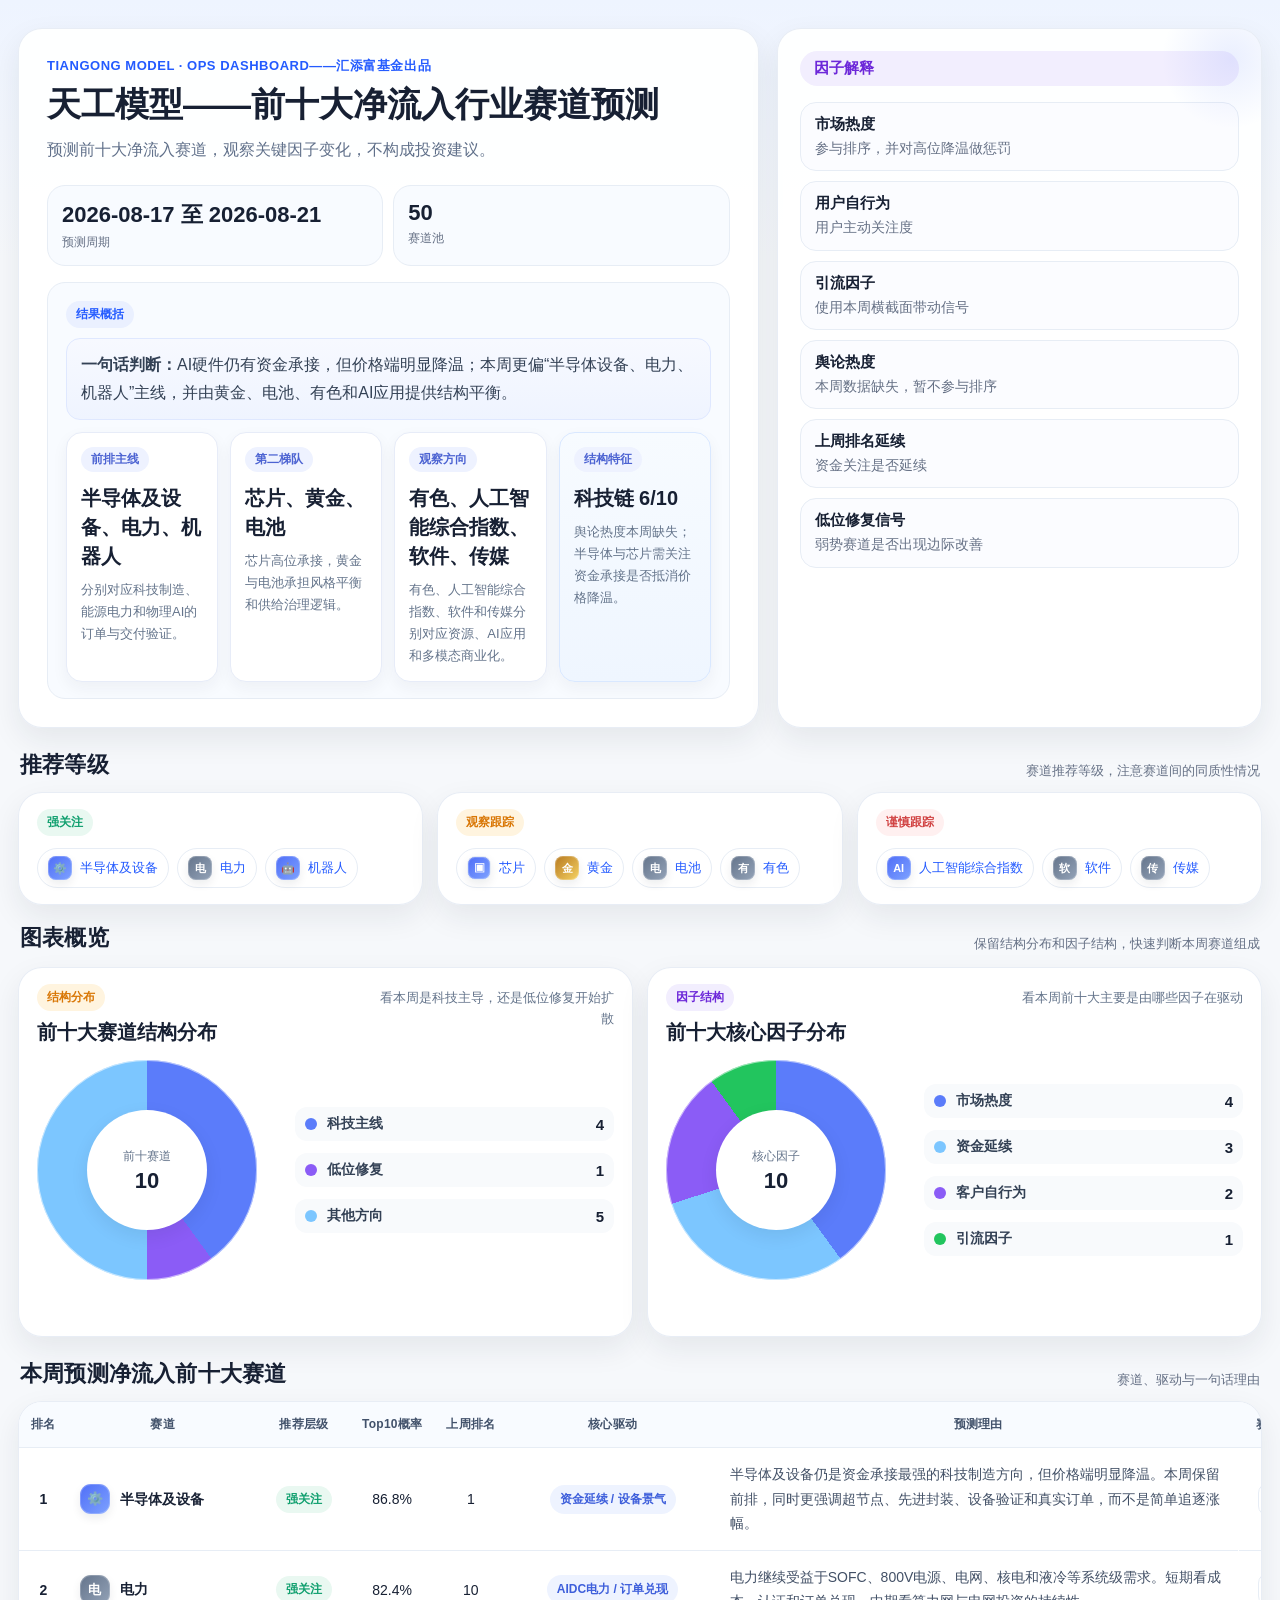
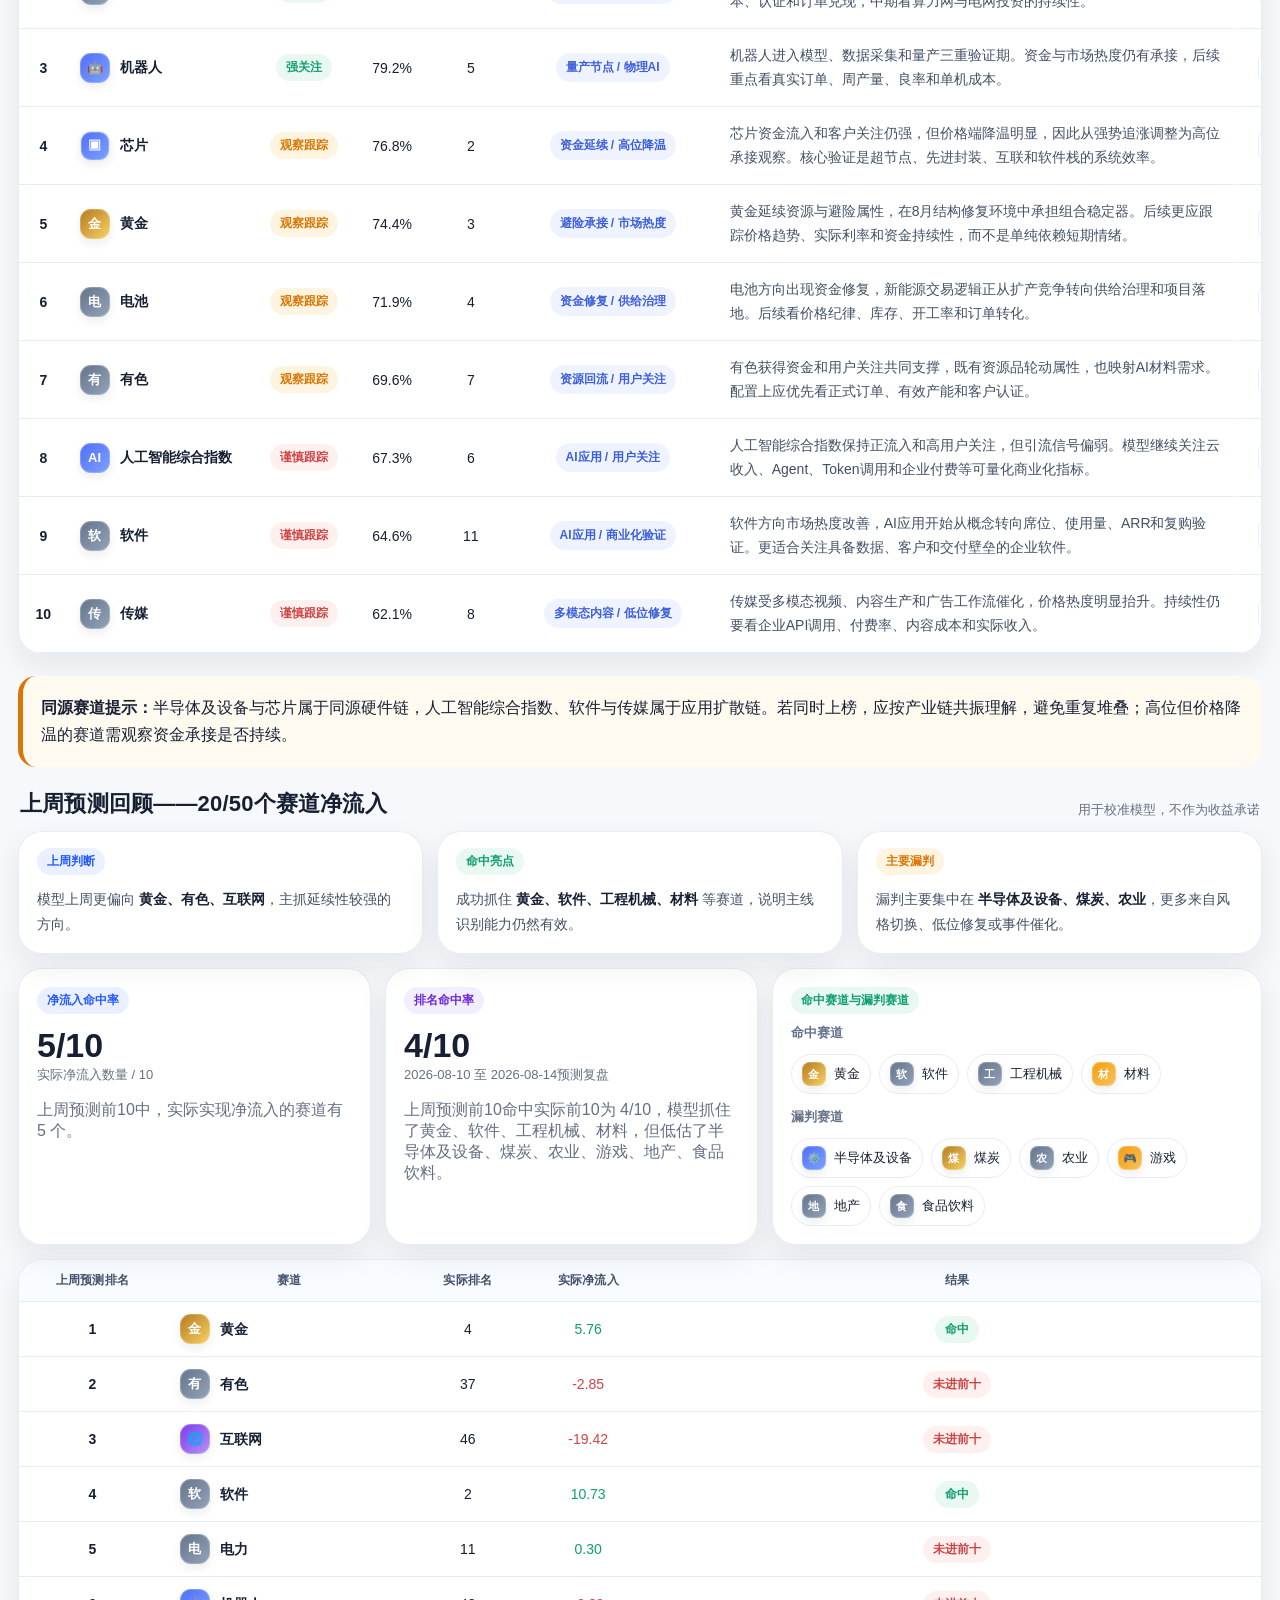
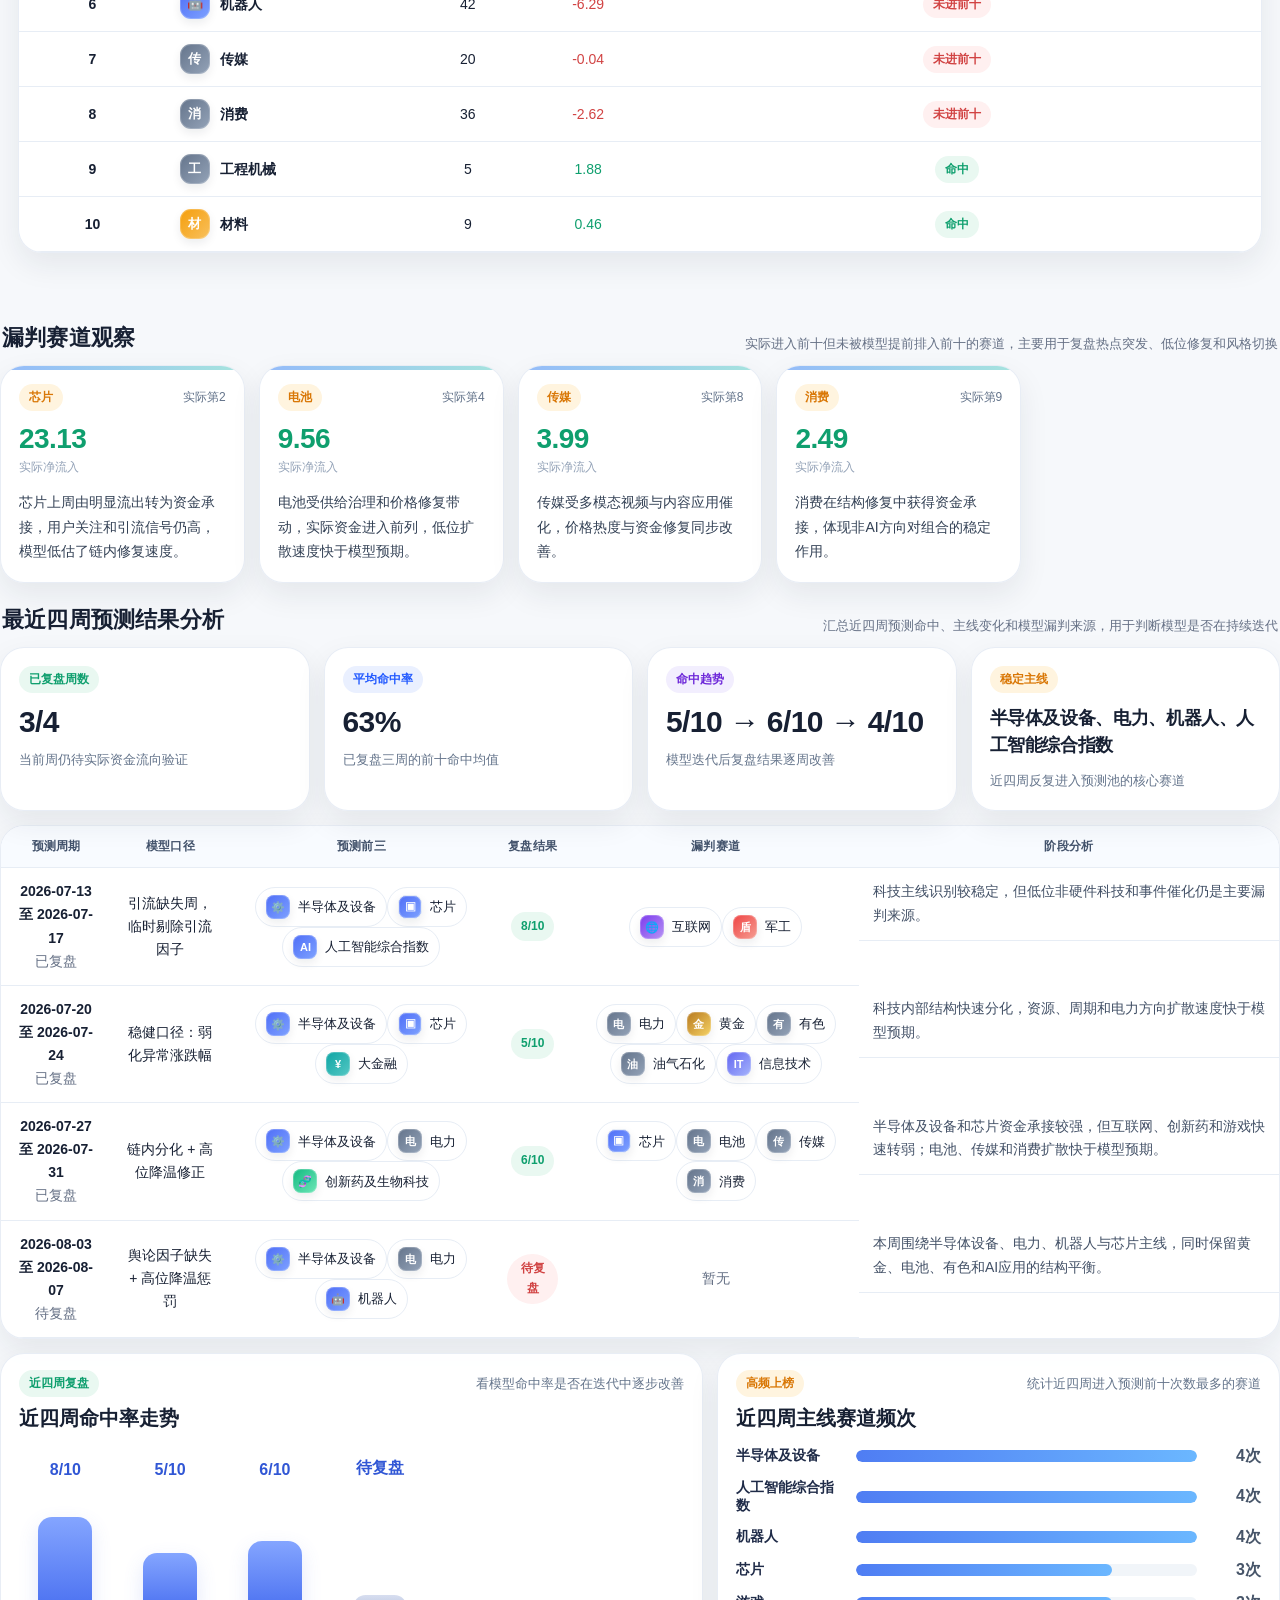
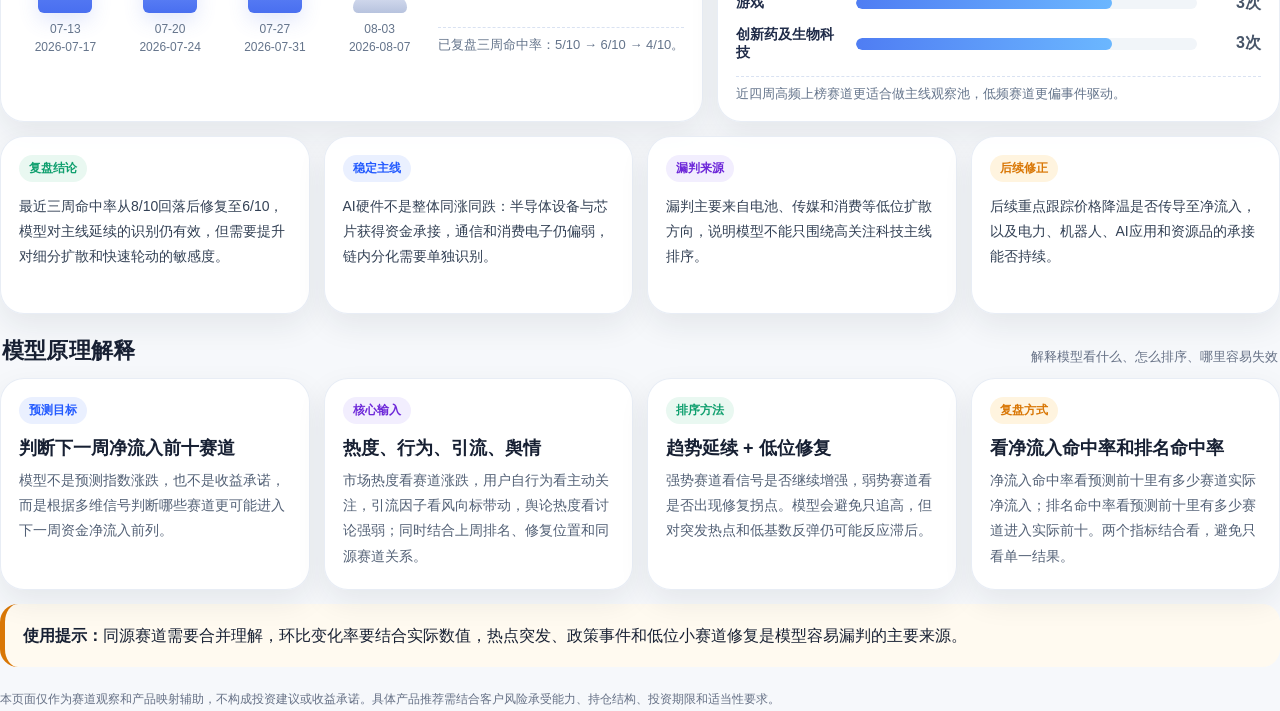
<file: index.html>
<!doctype html>
<html lang="zh-CN">
<head>
<meta charset="utf-8" />
<meta name="viewport" content="width=device-width,initial-scale=1" />
<title>天工模型——前十大净流入行业赛道预测</title>
<link rel="stylesheet" href="assets/style.css" />
</head>
<body>
<div class="wrap">
  <div class="hero">
    <div class="card hero-main">
      <div class="eyebrow">TIANGONG MODEL · OPS DASHBOARD——汇添富基金出品</div>
      <h1 id="pageTitle">天工模型——前十大净流入行业赛道预测</h1>
      <p id="pageSubtitle">预测前十大净流入赛道，观察关键因子变化，不构成投资建议。</p>
      <div class="mini-kpis mini-kpis-2">
        <div class="kpi"><b id="kpiWeek">--</b><span>预测周期</span></div>
        <div class="kpi"><b id="kpiUniverse">--</b><span>赛道池</span></div>
      </div>
      <div class="summary-box">
        <span class="tag info">结果概括</span>
        <div id="predictionBrief" class="result-brief"></div>
      </div>
    </div>
    <div class="card hero-side factor-card">
      <span class="tag purple">因子解释</span>
      <div class="factor-explains">
        <div class="factor-item"><b>市场热度</b><span>参与排序，并对高位降温做惩罚</span></div>
        <div class="factor-item"><b>用户自行为</b><span>用户主动关注度</span></div>
        <div class="factor-item"><b>引流因子</b><span>使用本周横截面带动信号</span></div>
        <div class="factor-item"><b>舆论热度</b><span>本周数据缺失，暂不参与排序</span></div>
        <div class="factor-item"><b>上周排名延续</b><span>资金关注是否延续</span></div>
        <div class="factor-item"><b>低位修复信号</b><span>弱势赛道是否出现边际改善</span></div>
      </div>
    </div>
  </div>

  <div class="section">
    <div class="section-title"><h2>推荐等级</h2><p>赛道推荐等级，注意赛道间的同质性情况</p></div>
    <div class="grid3">
      <div class="card action-card"><span class="tag strong">强关注</span><div id="strongList" class="chips"></div></div>
      <div class="card action-card"><span class="tag watch">观察跟踪</span><div id="watchList" class="chips"></div></div>
      <div class="card action-card"><span class="tag caution">谨慎跟踪</span><div id="cautionList" class="chips"></div></div>
    </div>
  </div>


  <div class="section chart-overview-section">
    <div class="section-title"><h2>图表概览</h2><p>保留结构分布和因子结构，快速判断本周赛道组成</p></div>
    <div class="chart-grid chart-grid-pie chart-grid-pie-only">
      <div class="card chart-card">
        <div class="chart-head">
          <div>
            <span class="tag watch">结构分布</span>
            <h3>前十大赛道结构分布</h3>
          </div>
          <p>看本周是科技主导，还是低位修复开始扩散</p>
        </div>
        <div id="trackStructureChart" class="donut-wrap"></div>
      </div>
      <div class="card chart-card">
        <div class="chart-head">
          <div>
            <span class="tag purple">因子结构</span>
            <h3>前十大核心因子分布</h3>
          </div>
          <p>看本周前十大主要是由哪些因子在驱动</p>
        </div>
        <div id="factorDonutChart" class="donut-wrap"></div>
      </div>
    </div>
  </div>
  <div class="section">
    <div class="section-title"><h2>本周预测净流入前十大赛道</h2><p>赛道、驱动与一句话理由</p></div>
    <div class="card table-card">
      <div class="table-wrap"><table id="top10Table"><thead><tr><th>排名</th><th>赛道</th><th>推荐层级</th><th>Top10概率</th><th>上周排名</th><th>核心驱动</th><th>预测理由</th><th>赛道净流入详情</th><th>赛道最新观点</th></tr></thead><tbody></tbody></table></div>
    </div>
  </div>

  <div class="section">
    <div class="risk-box"><b>同源赛道提示：</b><span id="sameSourceNote">半导体及设备与芯片属于同源硬件链，人工智能综合指数、软件与传媒属于应用扩散链。若同时上榜，应按产业链共振理解，避免重复堆叠；高位但价格降温的赛道需观察资金承接是否持续。</span></div>
  </div>

  <div class="section">
    <div class="section-title"><h2 id="reviewTitle">上周预测回顾</h2><p>用于校准模型，不作为收益承诺</p></div>
    <div id="reviewTimeline" class="review-timeline"></div>
    <div class="review-grid review-grid-v2">
      <div class="card review-card">
        <span class="tag info">净流入命中率</span>
        <div class="review-kpi"><b id="reviewInflowRate">--</b><span id="reviewInflowSub">实际净流入数量 / 10</span></div>
        <p id="reviewInflowSummary" class="muted"></p>
      </div>
      <div class="card review-card">
        <span class="tag purple">排名命中率</span>
        <div class="review-kpi"><b id="reviewHitRate">--</b><span id="reviewWeek">--</span></div>
        <p id="reviewSummary" class="muted"></p>
      </div>
      <div class="card review-card">
        <span class="tag strong">命中赛道与漏判赛道</span>
        <div class="review-group">
          <div class="review-subgroup">
            <div class="review-subtitle">命中赛道</div>
            <div id="reviewHits" class="chips"></div>
          </div>
          <div class="review-subgroup" style="margin-top:14px;">
            <div class="review-subtitle">漏判赛道</div>
            <div id="reviewMissed" class="chips"></div>
          </div>
        </div>
      </div>
    </div>
    <div class="card table-card review-table-card">
      <div class="table-wrap"><table id="reviewTable"><thead><tr><th>上周预测排名</th><th>赛道</th><th>实际排名</th><th>实际净流入</th><th>结果</th></tr></thead><tbody></tbody></table></div>
    </div>
  </div>
  </div>


  <div class="section missed-section">
    <div class="section-title">
      <h2>漏判赛道观察</h2>
      <p>实际进入前十但未被模型提前排入前十的赛道，主要用于复盘热点突发、低位修复和风格切换</p>
    </div>
    <div id="missedReasonCards" class="missed-grid"></div>
  </div>


  <div class="section four-week-section">
    <div class="section-title">
      <h2>最近四周预测结果分析</h2>
      <p>汇总近四周预测命中、主线变化和模型漏判来源，用于判断模型是否在持续迭代</p>
    </div>
    <div id="fourWeekKpis" class="four-week-kpis"></div>
    <div class="card four-week-main-card">
      <div class="table-wrap">
        <table id="fourWeekTable">
          <thead>
            <tr>
              <th>预测周期</th>
              <th>模型口径</th>
              <th>预测前三</th>
              <th>复盘结果</th>
              <th>漏判赛道</th>
              <th>阶段分析</th>
            </tr>
          </thead>
          <tbody></tbody>
        </table>
      </div>
    </div>

    <div class="chart-grid chart-grid-bottom">
      <div class="card chart-card">
        <div class="chart-head">
          <div>
            <span class="tag strong">近四周复盘</span>
            <h3>近四周命中率走势</h3>
          </div>
          <p>看模型命中率是否在迭代中逐步改善</p>
        </div>
        <div id="fourWeekHitChart" class="vbar-chart"></div>
      </div>
      <div class="card chart-card">
        <div class="chart-head">
          <div>
            <span class="tag watch">高频上榜</span>
            <h3>近四周主线赛道频次</h3>
          </div>
          <p>统计近四周进入预测前十次数最多的赛道</p>
        </div>
        <div id="coreTrackFreqChart" class="compact-chart"></div>
      </div>
    </div>
    <div id="fourWeekConclusions" class="four-week-conclusions"></div>
  </div>

  <div class="section">
    <div class="section-title"><h2>模型原理解释</h2><p>解释模型看什么、怎么排序、哪里容易失效</p></div>
    <div class="model-grid">
      <div class="card model-card">
        <span class="tag info">预测目标</span>
        <h3>判断下一周净流入前十赛道</h3>
        <p>模型不是预测指数涨跌，也不是收益承诺，而是根据多维信号判断哪些赛道更可能进入下一周资金净流入前列。</p>
      </div>
      <div class="card model-card">
        <span class="tag purple">核心输入</span>
        <h3>热度、行为、引流、舆情</h3>
        <p>市场热度看赛道涨跌，用户自行为看主动关注，引流因子看风向标带动，舆论热度看讨论强弱；同时结合上周排名、修复位置和同源赛道关系。</p>
      </div>
      <div class="card model-card">
        <span class="tag strong">排序方法</span>
        <h3>趋势延续 + 低位修复</h3>
        <p>强势赛道看信号是否继续增强，弱势赛道看是否出现修复拐点。模型会避免只追高，但对突发热点和低基数反弹仍可能反应滞后。</p>
      </div>
      <div class="card model-card">
        <span class="tag watch">复盘方式</span>
        <h3>看净流入命中率和排名命中率</h3>
        <p>净流入命中率看预测前十里有多少赛道实际净流入；排名命中率看预测前十里有多少赛道进入实际前十。两个指标结合看，避免只看单一结果。</p>
      </div>
    </div>
    <div class="risk-box model-risk"><b>使用提示：</b>同源赛道需要合并理解，环比变化率要结合实际数值，热点突发、政策事件和低位小赛道修复是模型容易漏判的主要来源。</div>
  </div>


  

  <div class="section"><div class="footer-note" id="compliance"></div></div>
</div>
<script src="assets/latest-data.js"></script>
<script src="assets/fund-map-data.js"></script>
<script>
const fmtPct=v=> (v==null||isNaN(v))?'--':(Number(v)*100).toFixed(1)+'%';
const displayFactorName=name=> name==='大V带动因子' || name==='大V因子' ? '引流因子' : (name||'--');
const fmtFactor=(name,v)=>{
  if(v==null||isNaN(v)) return '--';
  const n=Number(v);
  if(name==='市场热度') return n.toFixed(2)+'%';
  if(name==='客户自行为' || name==='舆情') return Math.round(n).toLocaleString('zh-CN');
  return n.toLocaleString('zh-CN',{maximumFractionDigits:0});
};
const fmtWow=v=>{
  if(v==null||isNaN(v)) return '--';
  const n=Number(v)*100;
  const sign=n>0?'+':'';
  return sign+n.toFixed(1)+'%';
};
const wowClass=v=> Number(v)>=0?'positive':'negative';
const fmtMoney=v=> (v==null||isNaN(v))?'--':Number(v).toFixed(2);
const moneyClass=v=> Number(v)>=0?'positive':'negative';
const tierClass=t=> t==='强关注'?'strong':(t==='观察跟踪'?'watch':(t==='谨慎跟踪'?'caution':'info'));
function link(track, count){return `<a class="btn" href="details/index.html?track=${encodeURIComponent(track)}">净流入详情</a>`}
function viewLink(track){return `<a class="btn" href="views/index.html?track=${encodeURIComponent(track)}">最新观点</a>`}
const TRACK_ICON_MAP = {
  '信息技术': {icon:'IT', cls:'soft'},
  '半导体及设备': {icon:'⚙️', cls:'semis'},
  '芯片': {icon:'▣', cls:'chip'},
  '大金融': {icon:'¥', cls:'finance'},
  '创新药及生物科技': {icon:'🧬', cls:'bio'},
  '人工智能综合指数': {icon:'AI', cls:'ai'},
  '通信': {icon:'📡', cls:'comm'},
  '互联网': {icon:'🌐', cls:'web'},
  '游戏': {icon:'🎮', cls:'game'},
  '机器人': {icon:'🤖', cls:'robot'},
  '卫星及航天': {icon:'🚀', cls:'space'},
  '军工': {icon:'盾', cls:'mil'},
  '云计算': {icon:'☁', cls:'ai'},
  '材料': {icon:'材', cls:'mat'},
  '消费电子': {icon:'📱', cls:'elect'},
  '集成电路': {icon:'集', cls:'chip'},
  '电子': {icon:'电', cls:'elect'},
  '黄金': {icon:'金', cls:'gold'},
  '煤炭': {icon:'煤', cls:'coal'}
};
function trackIcon(track){
  const meta = TRACK_ICON_MAP[track] || {icon:(track||'--').slice(0,1), cls:'default'};
  return `<span class="track-icon ${meta.cls}">${meta.icon}</span>`;
}
function trackLabel(track){
  return `<span class="track-label">${trackIcon(track)}<span class="track-name-text">${track}</span></span>`;
}
function chip(track){return `<a class="chip track-chip" href="details/index.html?track=${encodeURIComponent(track)}">${trackIcon(track)}<span>${track}</span></a>`}
function staticChip(track){return `<span class="chip static track-chip">${trackIcon(track)}<span>${track}</span></span>`}
const DRIVER_OVERRIDES = {
  '半导体及设备': { driver: '资金延续 / 设备景气' },
  '电力': { driver: 'AIDC电力 / 订单兑现' },
  '机器人': { driver: '量产节点 / 物理AI' },
  '芯片': { driver: '资金延续 / 高位降温' },
  '黄金': { driver: '避险承接 / 市场热度' },
  '电池': { driver: '资金修复 / 供给治理' },
  '有色': { driver: '资源回流 / 用户关注' },
  '人工智能综合指数': { driver: 'AI应用 / 用户关注' },
  '软件': { driver: 'AI应用 / 商业化验证' },
  '传媒': { driver: '多模态内容 / 低位修复' },
};
const MISSED_REASONS = [
  { track: '芯片', actual_rank: 2, actual_net_inflow: 23.130201, reason: '芯片上周由明显流出转为资金承接，用户关注和引流信号仍高，模型低估了链内修复速度。' },
  { track: '电池', actual_rank: 4, actual_net_inflow: 9.560480, reason: '电池受供给治理和价格修复带动，实际资金进入前列，低位扩散速度快于模型预期。' },
  { track: '传媒', actual_rank: 8, actual_net_inflow: 3.993593, reason: '传媒受多模态视频与内容应用催化，价格热度与资金修复同步改善。' },
  { track: '消费', actual_rank: 9, actual_net_inflow: 2.492086, reason: '消费在结构修复中获得资金承接，体现非AI方向对组合的稳定作用。' },
];

let DATA;
async function init(){
  DATA = window.TIANGONG_LATEST_DATA;
  document.title = '天工模型——前十大净流入行业赛道预测';
  document.getElementById('pageTitle').textContent = '天工模型——前十大净流入行业赛道预测';
  document.getElementById('pageSubtitle').textContent = '预测前十大净流入赛道，观察关键因子变化，不构成投资建议。';
  document.getElementById('kpiWeek').textContent = DATA.current_week.period || DATA.current_week.label;
  document.getElementById('kpiUniverse').textContent = DATA.current_week.universe.match(/\d+/)?.[0] || '--';
  document.getElementById('strongList').innerHTML = DATA.ops_summary.strong_focus.map(chip).join('') || '<span class="muted">暂无</span>';
  document.getElementById('watchList').innerHTML = DATA.ops_summary.watch_list.map(chip).join('') || '<span class="muted">暂无</span>';
  document.getElementById('cautionList').innerHTML = DATA.ops_summary.caution_list.map(chip).join('') || '<span class="muted">暂无</span>';
  const top3 = (DATA.summary?.top3_tracks || DATA.top10.slice(0,3).map(x=>x.track)).join('、');
  const next3 = DATA.top10.slice(3,6).map(x=>x.track).join('、');
  const obs = DATA.top10.slice(6,10).map(x=>x.track).join('、');
  const techPool = ['半导体及设备','芯片','人工智能综合指数','通信','互联网','游戏','机器人','卫星及航天','集成电路','电子','消费电子','云计算','软件','传媒'];
  const techCount = DATA.top10.filter(x => techPool.includes(x.track)).length;
  document.getElementById('predictionBrief').innerHTML = `
    <div class="brief-banner"><b>一句话判断：</b>AI硬件仍有资金承接，但价格端明显降温；本周更偏“半导体设备、电力、机器人”主线，并由黄金、电池、有色和AI应用提供结构平衡。</div>
    <div class="brief-cards">
      <div class="brief-card"><span class="brief-kicker">前排主线</span><b>${top3}</b><p>分别对应科技制造、能源电力和物理AI的订单与交付验证。</p></div>
      <div class="brief-card"><span class="brief-kicker">第二梯队</span><b>${next3}</b><p>芯片高位承接，黄金与电池承担风格平衡和供给治理逻辑。</p></div>
      <div class="brief-card"><span class="brief-kicker">观察方向</span><b>${obs}</b><p>有色、人工智能综合指数、软件和传媒分别对应资源、AI应用和多模态商业化。</p></div>
      <div class="brief-card highlight"><span class="brief-kicker">结构特征</span><b>科技链 ${techCount}/10</b><p>舆论热度本周缺失；半导体与芯片需关注资金承接是否抵消价格降温。</p></div>
    </div>`;
  document.getElementById('compliance').textContent = DATA.ops_summary.compliance;
  renderTop10(); renderCharts(); renderReview(); renderMissedReasons(); renderFourWeekAnalysis();
}


function renderTop10(){
  const tb=document.querySelector('#top10Table tbody');
  tb.innerHTML = DATA.top10.map(r=>{
    const ov = DRIVER_OVERRIDES[r.track] || {};
    const driver = ov.driver || displayFactorName(r.key_factor);
    return `<tr><td class="rank">${r.rank}</td><td>${trackLabel(r.track)}</td><td><span class="tag ${tierClass(r.operation_tier)}">${r.operation_tier||'--'}</span></td><td class="num">${fmtPct(r.top10_probability)}</td><td class="num">${r.last_week_rank??'--'}</td><td><span class="factor-pill">${driver}</span></td><td class="reason-cell">${r.prediction_reason||'--'}</td><td>${link(r.track,r.fund_count)}</td><td>${viewLink(r.track)}</td></tr>`;
  }).join('');
}
function renderMissedReasons(){
  const wrap = document.getElementById('missedReasonCards');
  if(!wrap) return;
  wrap.innerHTML = MISSED_REASONS.map(r=>`<div class="card missed-item-card">
    <div class="missed-card-head">
      <span class="tag watch">${r.track}</span>
      <span class="missed-rank">实际第${r.actual_rank}</span>
    </div>
    <div class="missed-number ${moneyClass(r.actual_net_inflow)}">${fmtMoney(r.actual_net_inflow)}</div>
    <div class="missed-number-label">实际净流入</div>
    <p>${r.reason}</p>
  </div>`).join('');
}

function renderFourWeekAnalysis(){
  const box = DATA.four_week_analysis || {};
  const weeks = box.weeks || [];
  const kpis = document.getElementById('fourWeekKpis');
  const table = document.querySelector('#fourWeekTable tbody');
  const cons = document.getElementById('fourWeekConclusions');
  if(!kpis || !table || !cons) return;

  const avg = box.avg_hit_rate != null ? Math.round(box.avg_hit_rate * 100) + '%' : '--';
  const core = (box.core_tracks || []).join('、') || '--';
  kpis.innerHTML = `
    <div class="card four-week-kpi-card">
      <span class="tag strong">已复盘周数</span>
      <b>${box.realized_weeks || 0}/4</b>
      <p>当前周仍待实际资金流向验证</p>
    </div>
    <div class="card four-week-kpi-card">
      <span class="tag info">平均命中率</span>
      <b>${avg}</b>
      <p>已复盘三周的前十命中均值</p>
    </div>
    <div class="card four-week-kpi-card">
      <span class="tag purple">命中趋势</span>
      <b>${box.hit_trend || '--'}</b>
      <p>模型迭代后复盘结果逐周改善</p>
    </div>
    <div class="card four-week-kpi-card">
      <span class="tag watch">稳定主线</span>
      <b class="four-week-core">${core}</b>
      <p>近四周反复进入预测池的核心赛道</p>
    </div>
  `;

  table.innerHTML = weeks.map(w => `
    <tr>
      <td><b>${w.period}</b><br><span class="muted">${w.status || ''}</span></td>
      <td>${w.version_note || '--'}</td>
      <td>${(w.top3 || []).map(staticChip).join('')}</td>
      <td>${w.hit === '待复盘' ? '<span class="tag caution">待复盘</span>' : '<span class="tag strong">'+w.hit+'</span>'}</td>
      <td>${(w.missed && w.missed.length) ? w.missed.map(staticChip).join('') : '<span class="muted">暂无</span>'}</td>
      <td class="four-week-analysis-cell">${w.analysis || '--'}</td>
    </tr>
  `).join('');

  renderFourWeekCharts(box);

  cons.innerHTML = (box.conclusions || []).map((t, idx) => `
    <div class="card four-week-conclusion-card">
      <span class="tag ${idx===0?'strong':idx===1?'info':idx===2?'purple':'watch'}">${idx===0?'复盘结论':idx===1?'稳定主线':idx===2?'漏判来源':'后续修正'}</span>
      <p>${t}</p>
    </div>
  `).join('');
}


function renderCharts(){
  renderTrackStructureChart();
  renderFactorDonutChart();
}


function buildDonut(containerId, items, totalText, centerLabel){
  const wrap = document.getElementById(containerId);
  if(!wrap) return;
  const total = items.reduce((s, x) => s + x.value, 0) || 1;
  let acc = 0;
  const gradient = items.map(it => {
    const start = (acc / total) * 360;
    acc += it.value;
    const end = (acc / total) * 360;
    return `${it.color} ${start}deg ${end}deg`;
  }).join(', ');
  wrap.innerHTML = `
    <div class="donut-box">
      <div class="donut-chart" style="background: conic-gradient(${gradient})">
        <div class="donut-hole">
          <span>${centerLabel}</span>
          <b>${totalText}</b>
        </div>
      </div>
      <div class="donut-legend">
        ${items.map(it => `<div class="legend-item"><span class="legend-dot" style="background:${it.color}"></span><span class="legend-name">${it.name}</span><b class="legend-value">${it.value}</b></div>`).join('')}
      </div>
    </div>`;
}

function renderTrackStructureChart(){
  const top10 = DATA.top10 || [];
  const techPool = ['半导体及设备','芯片','人工智能综合指数','通信','互联网','游戏','机器人','卫星及航天','集成电路','电子','消费电子','云计算'];
  const repairPool = ['大金融','创新药及生物科技','传统医药','食品饮料','家电','公用事业','煤炭','油气石化','黄金'];
  let tech = 0, repair = 0, other = 0;
  top10.forEach(r => {
    if(techPool.includes(r.track)) tech += 1;
    else if(repairPool.includes(r.track)) repair += 1;
    else other += 1;
  });
  buildDonut('trackStructureChart', [
    {name:'科技主线', value:tech, color:'#5b7cfa'},
    {name:'低位修复', value:repair, color:'#8b5cf6'},
    {name:'其他方向', value:other, color:'#7cc6ff'}
  ].filter(x=>x.value>0), `${top10.length}`, '前十赛道');
}

function renderFactorDonutChart(){
  const map = new Map();
  (DATA.top10 || []).forEach(r=>{
    const key = displayFactorName(r.key_factor) || '其他';
    map.set(key, (map.get(key)||0)+1);
  });
  const palette = {
    '市场热度':'#5b7cfa',
    '客户自行为':'#8b5cf6',
    '引流因子':'#22c55e',
    '舆论热度':'#f59e0b',
    '其他':'#7cc6ff'
  };
  const items = Array.from(map.entries()).sort((a,b)=>b[1]-a[1]).map(([name, value]) => ({name, value, color: palette[name] || '#7cc6ff'}));
  buildDonut('factorDonutChart', items, `${DATA.top10.length}`, '核心因子');
}


function renderFourWeekCharts(box){
  renderFourWeekHitChart(box);
  renderCoreTrackFreqChart(box);
}

function renderFourWeekHitChart(box){
  const wrap = document.getElementById('fourWeekHitChart');
  if(!wrap) return;
  const weeks = (box.weeks || []).slice(-4);
  const vals = weeks.map(w => {
    if(!w.hit || w.hit === '待复盘') return null;
    const m = String(w.hit).match(/(\d+)\/(\d+)/);
    return m ? Number(m[1]) : null;
  });
  const max = 10;
  wrap.innerHTML = weeks.map((w, idx) => {
    const v = vals[idx];
    const h = v == null ? 18 : Math.max(20, v / max * 120);
    const lbl = w.period.slice(5).replace(' 至 ','<br>');
    return `<div class="vbar-item ${v == null ? 'pending' : ''}">
      <div class="vbar-top">${w.hit || '--'}</div>
      <div class="vbar-col"><div class="vbar-fill" style="height:${h}px"></div></div>
      <div class="vbar-label">${lbl}</div>
    </div>`;
  }).join('') + `<div class="chart-footnote">已复盘三周命中率：${box.hit_trend || '--'}。</div>`;
}

function renderCoreTrackFreqChart(box){
  const wrap = document.getElementById('coreTrackFreqChart');
  if(!wrap) return;
  const freq = new Map();
  (box.weeks || []).forEach(w => {
    (w.top10 || []).forEach(track => freq.set(track, (freq.get(track)||0)+1));
  });
  const rows = Array.from(freq.entries()).sort((a,b)=>b[1]-a[1]).slice(0,6);
  const max = Math.max(...rows.map(r=>r[1]), 1);
  wrap.innerHTML = rows.map(([name, count]) => {
    const width = count / max * 100;
    return `<div class="compact-row">
      <div class="compact-title">${name}</div>
      <div class="compact-bar"><div class="compact-fill alt" style="width:${width}%"></div></div>
      <div class="compact-value">${count}次</div>
    </div>`;
  }).join('') + `<div class="chart-footnote">近四周高频上榜赛道更适合做主线观察池，低频赛道更偏事件驱动。</div>`;
}


function renderReview(){
  const rev=DATA.last_review || {};
  const pred = rev.predicted_top10 || [];
  const inflowHitCount = pred.filter(r => Number(r.actual_net_inflow) > 0).length;
  const total = rev.total ?? 10;
  const actualPositive = rev.actual_positive_count ?? 17;
  const actualUniverse = rev.actual_universe_total ?? 50;
  const reviewTitleEl = document.getElementById('reviewTitle');
  if(reviewTitleEl) reviewTitleEl.textContent = `上周预测回顾——${actualPositive}/${actualUniverse}个赛道净流入`;
  document.getElementById('reviewInflowRate').textContent = inflowHitCount + '/' + total;
  document.getElementById('reviewInflowSub').textContent = '实际净流入数量 / ' + total;
  document.getElementById('reviewInflowSummary').textContent = `上周预测前10中，实际实现净流入的赛道有 ${inflowHitCount} 个。`;
  document.getElementById('reviewHitRate').textContent = (rev.hit_count??'--') + '/' + total;
  document.getElementById('reviewWeek').textContent = rev.week || '--';
  document.getElementById('reviewSummary').textContent = rev.summary || '';
  document.getElementById('reviewHits').innerHTML = (rev.hits||[]).map(staticChip).join('') || '<span class="muted">暂无</span>';
  document.getElementById('reviewMissed').innerHTML = (rev.missed_actual_top10||[]).map(staticChip).join('') || '<span class="muted">暂无</span>';
  const timeline = document.getElementById('reviewTimeline');
  if(timeline){
    const hitText = (rev.hits||[]).slice(0,4).join('、') || '暂无';
    const missedText = (rev.missed_actual_top10||[]).slice(0,3).join('、') || '暂无';
    timeline.innerHTML = `
      <div class="card review-line-card">
        <span class="tag info">上周判断</span>
        <p>模型上周更偏向 <b>${(pred.slice(0,3).map(x=>x.track).join('、')) || '--'}</b>，主抓延续性较强的方向。</p>
      </div>
      <div class="card review-line-card">
        <span class="tag strong">命中亮点</span>
        <p>成功抓住 <b>${hitText}</b> 等赛道，说明主线识别能力仍然有效。</p>
      </div>
      <div class="card review-line-card">
        <span class="tag watch">主要漏判</span>
        <p>漏判主要集中在 <b>${missedText}</b>，更多来自风格切换、低位修复或事件催化。</p>
      </div>`;
  }
  document.querySelector('#reviewTable tbody').innerHTML = pred.map(r=>`<tr><td class="rank">${r.pred_rank}</td><td>${trackLabel(r.track)}</td><td class="num">${r.actual_rank??'--'}</td><td class="num ${moneyClass(r.actual_net_inflow)}">${fmtMoney(r.actual_net_inflow)}</td><td>${r.hit?'<span class="tag strong">命中</span>':'<span class="tag caution">未进前十</span>'}</td></tr>`).join('') || '<tr><td colspan="5" class="empty">暂无复盘数据</td></tr>';
}
init().catch(err=>{document.body.innerHTML='<div class="wrap"><div class="card action-card"><h2>数据加载失败</h2><p>'+err.message+'</p><p class="muted">请确认 assets/latest-data.js 已随网站一起上传。</p></div></div>'});
</script>
</body>
</html>
</file>
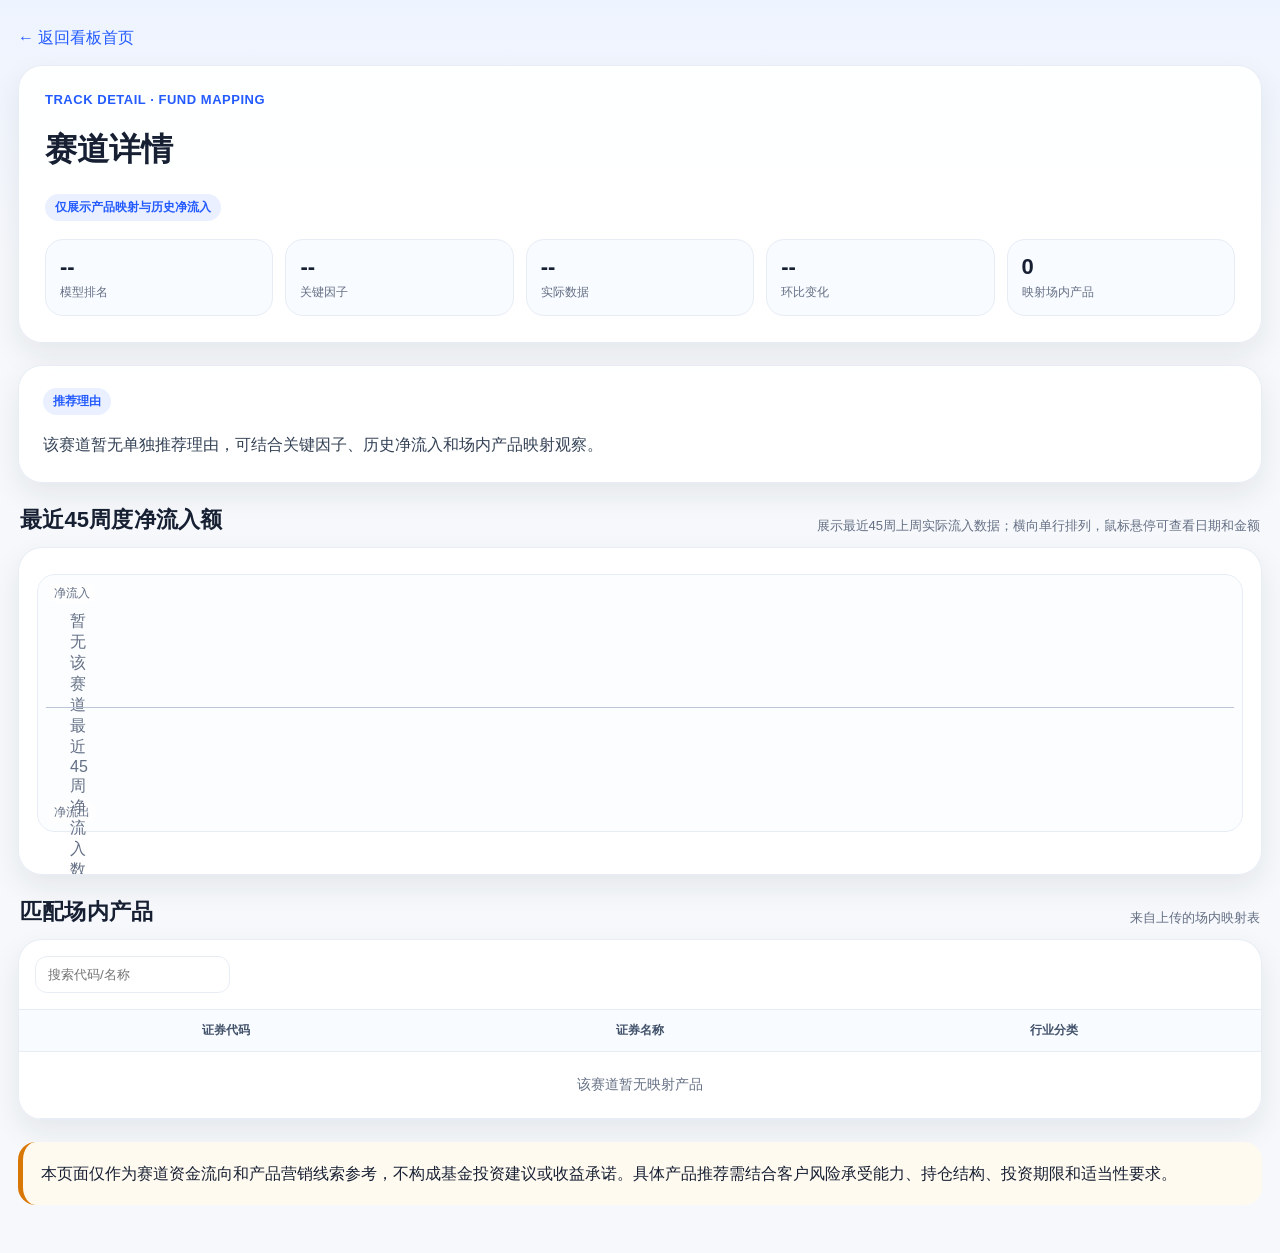
<file: details/index.html>
<!doctype html>
<html lang="zh-CN">
<head><meta charset="utf-8"/><meta name="viewport" content="width=device-width,initial-scale=1"/><title>赛道详情</title><link rel="stylesheet" href="../assets/style.css"/></head>
<body>
<div class="wrap">
  <a class="back" href="../index.html">← 返回看板首页</a>
  <div class="card detail-hero">
    <div class="eyebrow">TRACK DETAIL · FUND MAPPING</div>
    <h1 id="trackTitle">赛道详情</h1>
    <div id="trackSubtitle" class="detail-tags"></div>
    <div class="fund-summary" style="margin-top:18px">
      <div class="kpi"><b id="rankKpi">--</b><span>模型排名</span></div>
      <div class="kpi"><b id="factorKpi">--</b><span>关键因子</span></div>
      <div class="kpi"><b id="factorValueKpi">--</b><span>实际数据</span></div>
      <div class="kpi"><b id="factorWowKpi">--</b><span>环比变化</span></div>
      <div class="kpi"><b id="fundKpi">--</b><span>映射场内产品</span></div>
    </div>
  </div>

  <div class="section">
    <div class="card reason-detail-card">
      <span class="tag info">推荐理由</span>
      <p id="predictionReason"></p>
    </div>
  </div>

  <div class="section">
    <div class="section-title"><h2>最近45周度净流入额</h2><p>展示最近45周上周实际流入数据；横向单行排列，鼠标悬停可查看日期和金额</p></div>
    <div class="card chart-card">
      <div id="inflowLegend" class="chart-legend muted"></div>
      <div id="historyChartWrap" class="history-chart-wrap">
        <div class="chart-y-label top">净流入</div>
        <div class="chart-y-label bottom">净流出</div>
        <div id="historyChart" class="split-bar-chart"></div>
        <div id="historyTooltip" class="chart-tooltip"></div>
      </div>
      <div id="historyAxis" class="bar-axis"></div>
    </div>
  </div>

  <div class="section">
    <div class="section-title"><h2>匹配场内产品</h2><p>来自上传的场内映射表</p></div>
    <div class="card table-card">
      <div class="toolbar"><input id="fundSearch" placeholder="搜索代码/名称"/></div>
      <div class="table-wrap"><table id="fundTable"><thead><tr><th>证券代码</th><th>证券名称</th><th>行业分类</th></tr></thead><tbody></tbody></table></div>
    </div>
  </div>
  <div class="section"><div class="risk-box">本页面仅作为赛道资金流向和产品营销线索参考，不构成基金投资建议或收益承诺。具体产品推荐需结合客户风险承受能力、持仓结构、投资期限和适当性要求。</div></div>
</div>
<script src="../assets/latest-data.js"></script>
<script src="../assets/fund-map-data.js"></script>
<script src="../assets/history-data.js"></script>
<script>
const params = new URLSearchParams(location.search);
const track = params.get('track') || '';
const displayFactorName=name=> name==='大V带动因子' || name==='大V因子' || name==='引流因子' ? '引流因子' : (name||'--');
const fmtFactor=(name,v)=>{
  if(v==null||isNaN(v)) return '--';
  const n=Number(v);
  if(name==='市场热度') return n.toFixed(2)+'%';
  if(name==='客户自行为' || name==='舆情') return Math.round(n).toLocaleString('zh-CN');
  return n.toLocaleString('zh-CN',{maximumFractionDigits:0});
};
const fmtWow=v=>{if(v==null||isNaN(v)) return '--'; const n=Number(v)*100; return (n>0?'+':'')+n.toFixed(1)+'%';};
const wowClass=v=> Number(v)>=0?'positive':'negative';
const fmtMoney=v=> (v==null||isNaN(v)) ? '--' : Number(v).toFixed(2);
const tierClass=t=> t==='强关注'?'strong':(t==='观察跟踪'?'watch':(t==='谨慎跟踪'?'caution':'info'));
let data, fmap, hdata, funds=[];
async function init(){
  data = window.TIANGONG_LATEST_DATA;
  fmap = window.TIANGONG_FUND_MAP;
  hdata = window.TIANGONG_HISTORY50 || {weeks:[], tracks:{}};
  const rec = (data.rankings||data.top10||[]).find(x=>x.track===track) || null;
  funds = (fmap.funds_by_track||{})[track] || [];
  document.title = `${track} · 赛道详情`;
  document.getElementById('trackTitle').textContent = track || '赛道详情';
  const subtitleEl = document.getElementById('trackSubtitle');
  if(rec){
    subtitleEl.innerHTML = `<span class="tag ${tierClass(rec.operation_tier)}">${rec.operation_tier || '--'}</span>${rec.judgement ? `<span class="tag info">${rec.judgement}</span>` : ''}`;
  }else{
    subtitleEl.innerHTML = '<span class="tag info">仅展示产品映射与历史净流入</span>';
  }
  document.getElementById('rankKpi').textContent = rec?.rank ?? '--';
  document.getElementById('factorKpi').textContent = rec ? displayFactorName(rec.key_factor) : '--';
  document.getElementById('factorValueKpi').textContent = rec ? fmtFactor(displayFactorName(rec.key_factor), rec.key_factor_value) : '--';
  document.getElementById('factorWowKpi').textContent = rec ? fmtWow(rec.key_factor_wow) : '--';
  document.getElementById('factorWowKpi').className = rec ? wowClass(rec.key_factor_wow) : '';
  document.getElementById('fundKpi').textContent = funds.length;
  const reasonEl = document.getElementById('predictionReason');
  if(reasonEl) reasonEl.textContent = rec?.detail_reason || rec?.prediction_reason || '该赛道暂无单独推荐理由，可结合关键因子、历史净流入和场内产品映射观察。';
  renderHistory();
  renderFunds();
  document.getElementById('fundSearch').addEventListener('input', renderFunds);
}
function getWeekRangeLabel(week){
  const period = data?.current_week?.actual_period || data?.current_week?.period || '';
  const match = period.match(/(\d{4}-\d{2}-\d{2})\s*至\s*(\d{4}-\d{2}-\d{2})/);
  if(!match) return `第${week}周`;
  const currentWeek = Math.max(...(hdata.weeks||[]).map(Number));
  const diff = Number(currentWeek) - Number(week);
  const start = new Date(match[1]+'T00:00:00');
  const end = new Date(match[2]+'T00:00:00');
  start.setDate(start.getDate() - diff*7);
  end.setDate(end.getDate() - diff*7);
  const fmt=d=>`${d.getFullYear()}-${String(d.getMonth()+1).padStart(2,'0')}-${String(d.getDate()).padStart(2,'0')}`;
  return `${fmt(start)} 至 ${fmt(end)}`;
}
function getWeekStartLabel(week){
  const range = getWeekRangeLabel(week);
  const start = range.split(' 至 ')[0];
  if(!/^\d{4}-\d{2}-\d{2}$/.test(start)) return `第${week}周`;
  const [,m,d] = start.split('-');
  return `${m}/${d}`;
}
function renderHistory(){
  const rawWeeks = hdata.weeks || [];
  const rawValues = (hdata.tracks||{})[track] || [];
  const startIdx = Math.max(0, rawValues.length - 45);
  const weeks = rawWeeks.slice(startIdx);
  const values = rawValues.slice(startIdx);
  const chart = document.getElementById('historyChart');
  const axis = document.getElementById('historyAxis');
  const legend = document.getElementById('inflowLegend');
  const tooltip = document.getElementById('historyTooltip');
  if(!values.length){
    chart.innerHTML = '<div class="empty">暂无该赛道最近45周净流入数据</div>';
    axis.innerHTML = '';
    legend.textContent = '';
    return;
  }
  const maxAbs = Math.max(...values.map(v=>Math.abs(Number(v)||0)), 1);
  const recent = values[values.length-1];
  const hi = Math.max(...values), lo = Math.min(...values);
  legend.textContent = `上周实际流入：${fmtMoney(recent)} ｜ 45周最高：${fmtMoney(hi)} ｜ 45周最低：${fmtMoney(lo)}`;
  chart.innerHTML = values.map((v,i)=>{
    const n = Number(v)||0;
    const h = Math.max(4, Math.round(Math.abs(n)/maxAbs*100));
    const cls = n>=0 ? 'pos' : 'neg';
    const week = weeks[i];
    const dateLabel = getWeekRangeLabel(week);
    return `<div class="bar-col" data-date="${dateLabel}" data-week="第${week}周" data-value="${fmtMoney(n)}">
      <div class="bar-half top-half">${n>=0 ? `<div class="bar ${cls}" style="height:${h}px"></div>` : ''}</div>
      <div class="zero-line"></div>
      <div class="bar-half bottom-half">${n<0 ? `<div class="bar ${cls}" style="height:${h}px"></div>` : ''}</div>
    </div>`;
  }).join('');
  axis.innerHTML = weeks.map((w,i)=> (i%5===0 || i===weeks.length-1) ? `<span title="${getWeekRangeLabel(w)}">${getWeekStartLabel(w)}</span>` : '<span></span>').join('');

  chart.querySelectorAll('.bar-col').forEach(col=>{
    const showTip=(e)=>{
      const date = col.dataset.date;
      const week = col.dataset.week;
      const value = col.dataset.value;
      tooltip.innerHTML = `<div><b>${date}</b></div><div class="muted">${week}</div><div>净流入额：<b>${value}</b></div>`;
      tooltip.style.display='block';
      const rect = chart.getBoundingClientRect();
      const x = e.clientX - rect.left;
      const y = e.clientY - rect.top;
      tooltip.style.left = Math.min(Math.max(12, x + 12), rect.width - 190) + 'px';
      tooltip.style.top = Math.min(Math.max(8, y - 68), rect.height - 70) + 'px';
    };
    col.addEventListener('mouseenter', showTip);
    col.addEventListener('mousemove', showTip);
    col.addEventListener('mouseleave', ()=> tooltip.style.display='none');
  });
}
function renderFunds(){
  const q=(document.getElementById('fundSearch').value||'').toLowerCase();
  const list=funds.filter(f=>!q || `${f.code} ${f.name}`.toLowerCase().includes(q));
  document.querySelector('#fundTable tbody').innerHTML = list.map(f=>`<tr><td><b>${f.code}</b></td><td>${f.name}</td><td>${f.track}</td></tr>`).join('') || '<tr><td colspan="3" class="empty">该赛道暂无映射产品</td></tr>';
}
init().catch(err=>{document.body.innerHTML='<div class="wrap"><div class="card action-card"><h2>详情页加载失败</h2><p>'+err.message+'</p><p class="muted">请确认 assets/latest-data.js、assets/fund-map-data.js 和 assets/history-data.js 已随网站一起上传。</p></div></div>'});
</script>
</body>
</html>
</file>
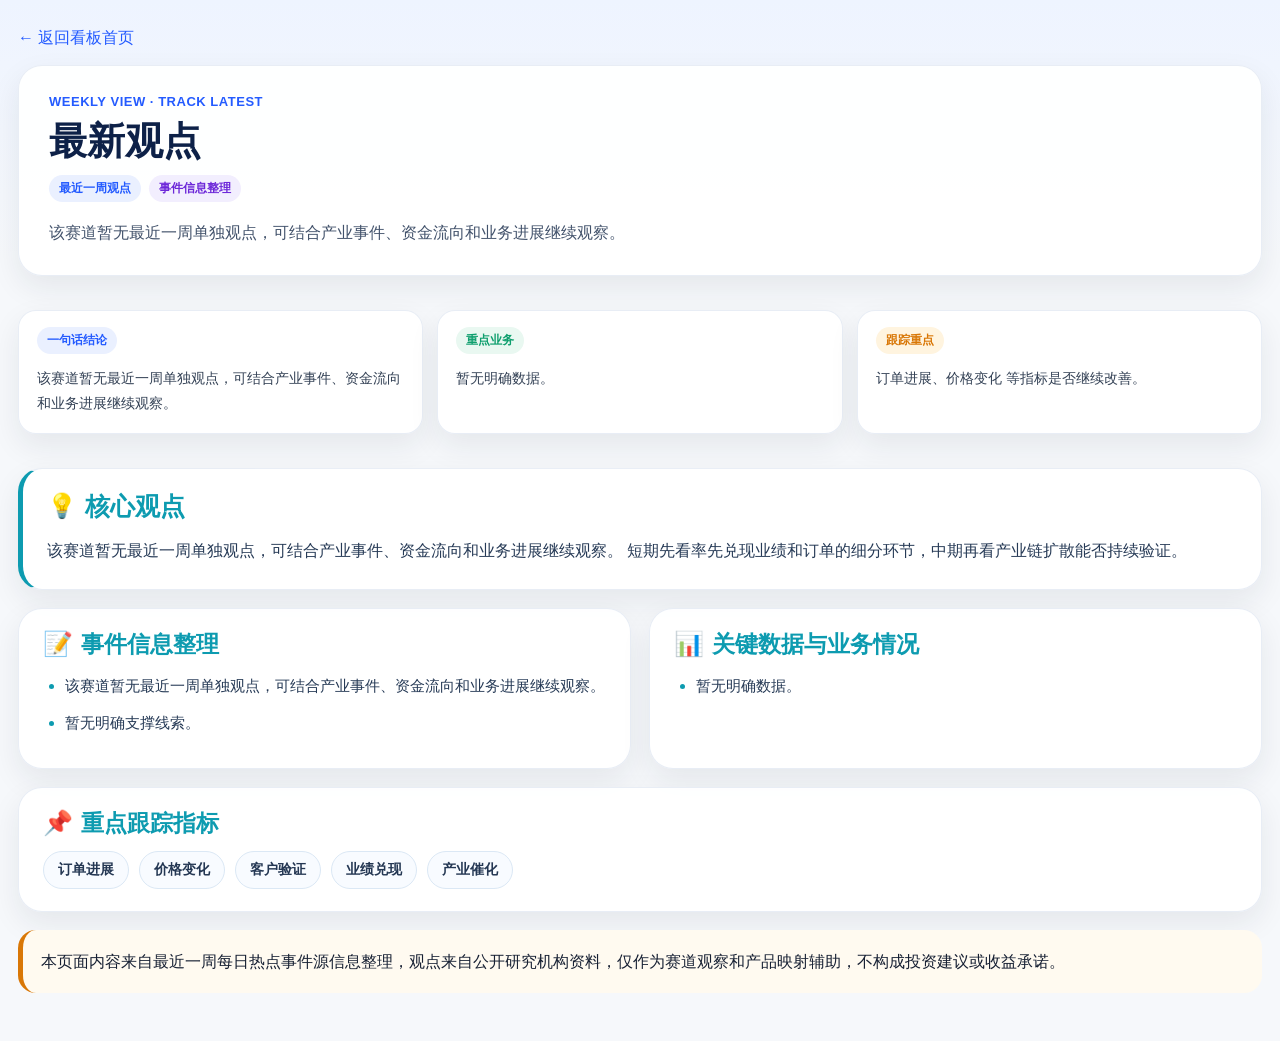
<file: views/index.html>
<!doctype html>
<html lang="zh-CN">
<head>
  <meta charset="utf-8"/>
  <meta name="viewport" content="width=device-width,initial-scale=1"/>
  <title>赛道最新观点</title>
  <link rel="stylesheet" href="../assets/style.css"/>
</head>
<body>
<div class="wrap">
  <a class="back" href="../index.html">← 返回看板首页</a>

  <div class="view-clean-page">
    <section class="card view-clean-hero">
      <div class="eyebrow">WEEKLY VIEW · TRACK LATEST</div>
      <h1 id="viewTitle">赛道最新观点</h1>
      <div id="viewTags" class="detail-tags"></div>
      <p id="viewSummary" class="view-clean-summary"></p>
    </section>

    <div id="viewQuickCards" class="view-quick-cards"></div>

    <section class="card view-clean-card view-clean-wide core-first-card">
      <h2><span>💡</span>核心观点</h2>
      <p id="logicText" class="view-clean-logic"></p>
    </section>

    <div class="view-clean-grid">
      <section class="card view-clean-card">
        <h2><span>📝</span>事件信息整理</h2>
        <ul id="viewInfoList" class="clean-text-list"></ul>
      </section>

      <section class="card view-clean-card">
        <h2><span>📊</span>关键数据与业务情况</h2>
        <ul id="viewEvidence" class="clean-text-list strong-list"></ul>
      </section>
    </div>

    <section class="card view-clean-card view-clean-wide">
      <h2><span>📌</span>重点跟踪指标</h2>
      <div id="metricGrid" class="plain-chip-grid"></div>
    </section>

    <div class="risk-box view-clean-risk">
      本页面内容来自最近一周每日热点事件源信息整理，观点来自公开研究机构资料，仅作为赛道观察和产品映射辅助，不构成投资建议或收益承诺。
    </div>
  </div>
</div>

<script src="../assets/weekly-views-data.js"></script>
<script>
const params = new URLSearchParams(location.search);
const track = params.get('track') || '';
const VIEWS = window.TIANGONG_WEEKLY_VIEWS || {tracks:{}};

const METRIC_MAP = {
  '半导体及设备':['先进封装产线','设备客户验证','量产良率','订单确收','国产材料导入'],
  '芯片':['超节点交付','先进封装良率','软件栈适配','客户订单','云收入和ROIC'],
  '电力':['SOFC降本','800V认证','主变/特高压订单','核电设备招标','液冷项目回款'],
  '机器人':['正式订单','周产量','单机成本','真实数据采集','执行器和热管理'],
  '黄金':['金价趋势','实际利率','美元和风险偏好','现金流','资金持续性'],
  '电池':['价格纪律','库存和开工率','订单转化','产能出清','现金流'],
  '有色':['正式订单','有效产能','客户认证','资源价格','现金流'],
  '人工智能综合指数':['云收入','长期合同','ROIC','Agent席位/ARR','Token调用量'],
  '软件':['ARR','续费和增购','单客户价值','毛利率','企业部署进度'],
  '传媒':['企业API调用','付费率','内容成本','广告转化','ARR和毛利率'],
  '通信':['CPO采用率','1.6T交付','3.2T路线','硅光良率','磷化铟产能'],
  '创新药及生物科技':['临床数据','里程碑和分成','AI制药复购','CXO订单','产能利用率'],
  '互联网':['云收入','广告和电商恢复','AI应用付费','长期合同','现金流'],
  '游戏':['新品上线','流水和留存','AI功能使用率','内容成本','用户时长'],
  '云计算':['云收入增速','长期合同','算力利用率','自由现金流','企业AI客户'],
  '材料':['MLCC订单/ASP','电子布价格','磷化铟产能','客户认证','供给释放']
};

function init(){
  const view = (VIEWS.tracks||{})[track] || {
    title: track + '最新观点',
    summary: '该赛道暂无最近一周单独观点，可结合产业事件、资金流向和业务进展继续观察。',
    points: ['暂无明确支撑线索。'],
    evidence: ['暂无明确数据。']
  };

  document.title = `${track} · 赛道最新观点`;
  document.getElementById('viewTitle').textContent = view.title || `${track}最新观点`;
  document.getElementById('viewTags').innerHTML = '<span class="tag info">最近一周观点</span><span class="tag purple">事件信息整理</span>';

  document.getElementById('viewSummary').textContent = view.summary || '';

  const logic = [
    view.summary,
    '短期先看率先兑现业绩和订单的细分环节，中期再看产业链扩散能否持续验证。'
  ].filter(Boolean).join(' ');
  document.getElementById('logicText').textContent = logic;

  const infoList = [view.summary, ...(view.points || []).slice(0, 3)].filter(Boolean);
  document.getElementById('viewInfoList').innerHTML = infoList.map(x=>`<li>${x}</li>`).join('');
  document.getElementById('viewEvidence').innerHTML = (view.evidence || []).map(x=>`<li>${x}</li>`).join('') || '<li>暂无明确数据。</li>';

  const metrics = METRIC_MAP[track] || ['订单进展','价格变化','客户验证','业绩兑现','产业催化'];
  document.getElementById('metricGrid').innerHTML = metrics.map(x=>`<span class="plain-chip">${x}</span>`).join('');

  const quickWrap = document.getElementById('viewQuickCards');
  if(quickWrap){
    quickWrap.innerHTML = `
      <div class="card quick-view-card">
        <span class="tag info">一句话结论</span>
        <p>${view.summary || '暂无明确结论。'}</p>
      </div>
      <div class="card quick-view-card">
        <span class="tag strong">重点业务</span>
        <p>${(view.evidence || [])[0] || '关注订单、产能、交付和产品进展。'}</p>
      </div>
      <div class="card quick-view-card">
        <span class="tag watch">跟踪重点</span>
        <p>${metrics.slice(0,2).join('、')} 等指标是否继续改善。</p>
      </div>`;
  }
}
init();
</script>
</body>
</html>
</file>
<file: assets/style.css>
:root{--bg:#f6f8fb;--card:#fff;--text:#172033;--muted:#657085;--line:#e7edf5;--blue:#245bff;--blue2:#eaf0ff;--green:#0f9f6e;--green2:#e9f8f1;--orange:#d97706;--orange2:#fff4df;--red:#d14343;--red2:#fff0f0;--purple:#6d28d9;--purple2:#f2eefe;--shadow:0 12px 30px rgba(23,32,51,.08);}
*{box-sizing:border-box}body{margin:0;background:linear-gradient(180deg,#eef4ff 0,#f6f8fb 260px);font-family:-apple-system,BlinkMacSystemFont,"Segoe UI","PingFang SC","Microsoft YaHei",Arial,sans-serif;color:var(--text)}
a{color:var(--blue);text-decoration:none}a:hover{text-decoration:underline}.wrap{max-width:1180px;margin:0 auto;padding:28px 18px 48px}.hero{display:grid;grid-template-columns:1.45fr .95fr;gap:18px;align-items:stretch}.card{background:rgba(255,255,255,.92);border:1px solid rgba(231,237,245,.95);border-radius:24px;box-shadow:var(--shadow)}.hero-main{padding:28px}.eyebrow{font-size:13px;color:var(--blue);font-weight:700;letter-spacing:.04em}.hero h1{font-size:34px;line-height:1.15;margin:10px 0 12px}.hero p{color:var(--muted);line-height:1.7;margin:0}.hero-side{padding:22px;display:flex;flex-direction:column;gap:12px}.mini-kpis{display:grid;grid-template-columns:repeat(3,1fr);gap:10px;margin-top:20px}.kpi{background:#f8fbff;border:1px solid var(--line);border-radius:18px;padding:14px}.kpi b{font-size:22px}.kpi span{display:block;color:var(--muted);font-size:12px;margin-top:4px}.section{margin-top:22px}.section-title{display:flex;justify-content:space-between;align-items:end;margin:0 2px 12px}.section-title h2{font-size:22px;margin:0}.section-title p{margin:0;color:var(--muted);font-size:13px}.grid3{display:grid;grid-template-columns:repeat(3,1fr);gap:14px}.action-card{padding:18px}.tag{display:inline-flex;align-items:center;gap:6px;border-radius:999px;padding:5px 10px;font-size:12px;font-weight:700}.tag.strong{background:var(--green2);color:var(--green)}.tag.watch{background:var(--orange2);color:var(--orange)}.tag.caution{background:var(--red2);color:var(--red)}.tag.info{background:var(--blue2);color:var(--blue)}.tag.purple{background:var(--purple2);color:var(--purple)}.chips{display:flex;flex-wrap:wrap;gap:8px;margin-top:12px}.chip{border:1px solid var(--line);background:#fff;border-radius:999px;padding:7px 10px;font-size:13px}.table-card{overflow:hidden}.toolbar{display:flex;gap:12px;justify-content:space-between;align-items:center;padding:16px;border-bottom:1px solid var(--line)}.toolbar input,.toolbar select{border:1px solid var(--line);border-radius:12px;padding:10px 12px;background:#fff;min-width:190px}.table-wrap{overflow:auto}table{border-collapse:collapse;width:100%;font-size:14px}th,td{padding:12px 14px;border-bottom:1px solid var(--line);text-align:center;vertical-align:middle;white-space:nowrap}th{background:#f8fbff;color:#42526b;font-size:12px;letter-spacing:.02em}td.num{text-align:center;font-variant-numeric:tabular-nums}.rank{font-weight:800}.positive{color:var(--green)}.negative{color:var(--red)}.muted{color:var(--muted)}.btn{display:inline-flex;align-items:center;justify-content:center;border-radius:12px;padding:8px 11px;border:1px solid var(--line);background:#fff;font-weight:700;font-size:13px}.btn.primary{background:var(--blue);color:white;border-color:var(--blue)}.btn.primary:hover{color:white;text-decoration:none}.risk-box{padding:18px;border-left:5px solid var(--orange);background:#fffaf0;border-radius:18px;line-height:1.7}.download-grid{display:grid;grid-template-columns:repeat(3,1fr);gap:12px}.download{padding:18px}.download b{display:block;margin-bottom:6px}.download span{color:var(--muted);font-size:13px}.footer-note{font-size:12px;color:var(--muted);line-height:1.8;margin-top:18px}.detail-hero{padding:26px}.back{display:inline-block;margin-bottom:16px}.fund-summary{display:grid;grid-template-columns:repeat(4,1fr);gap:12px}.callout{padding:16px;border-radius:18px;background:#f8fbff;border:1px solid var(--line);line-height:1.7}.copy-box{white-space:pre-wrap}.empty{padding:24px;text-align:center;color:var(--muted)}
@media(max-width:900px){.hero,.grid3,.download-grid,.fund-summary{grid-template-columns:1fr}.mini-kpis{grid-template-columns:1fr 1fr}.toolbar{flex-direction:column;align-items:stretch}.toolbar input,.toolbar select{width:100%}.hero h1{font-size:28px}}

.factor-pill{display:inline-flex;align-items:center;border-radius:999px;background:#f2eefe;color:#6d28d9;font-weight:700;padding:6px 10px;font-size:12px}.chip.static{color:var(--text);background:#fff}.review-grid{display:grid;grid-template-columns:1.05fr 1fr 1fr;gap:14px}.review-card{padding:18px}.review-kpi{margin-top:12px}.review-kpi b{font-size:34px;display:block}.review-kpi span{color:var(--muted);font-size:13px}.review-table-card{margin-top:14px}@media(max-width:900px){.review-grid{grid-template-columns:1fr}.fund-summary{grid-template-columns:1fr 1fr}}

/* table alignment and compact operations view */
table th, table td{text-align:center !important;vertical-align:middle !important;}
.hero h1{max-width:980px;}
#top10Table th,#top10Table td{padding:12px 10px;}


.chart-card{padding:18px 18px 12px}.chart-legend{margin-bottom:10px;font-size:13px}.bar-chart{height:180px;display:grid;grid-template-columns:repeat(50,minmax(8px,1fr));align-items:end;gap:4px;padding:10px 0;border-bottom:1px solid var(--line)}.bar-slot{height:150px;display:flex;align-items:flex-end;justify-content:center}.bar{width:100%;border-radius:6px 6px 0 0;opacity:.95}.bar.pos{background:linear-gradient(180deg,#7cb8ff 0,#245bff 100%)}.bar.neg{background:linear-gradient(180deg,#ffb4b4 0,#d14343 100%)}.bar-axis{display:grid;grid-template-columns:repeat(50,minmax(8px,1fr));gap:4px;margin-top:8px;font-size:11px;color:var(--muted)}.bar-axis span{text-align:center}.fund-summary{grid-template-columns:repeat(5,1fr)}@media(max-width:900px){.fund-summary{grid-template-columns:1fr 1fr}.bar-chart,.bar-axis{grid-template-columns:repeat(50,minmax(10px,1fr));overflow-x:auto;min-width:720px;}}


.history-chart-wrap{position:relative;padding:12px 8px 4px;border:1px solid var(--line);border-radius:18px;background:#fbfdff}
.chart-card{padding:18px 18px 12px}
.chart-legend{margin-bottom:10px;font-size:13px}
.split-bar-chart{position:relative;height:240px;display:grid;grid-template-columns:repeat(50,minmax(8px,1fr));gap:4px;align-items:stretch}
.split-bar-chart:before{content:'';position:absolute;left:0;right:0;top:50%;border-top:1.5px solid #bac6d8;z-index:1}
.bar-col{position:relative;display:grid;grid-template-rows:1fr 1px 1fr;gap:0;cursor:pointer}
.bar-half{display:flex;align-items:flex-end;justify-content:center;overflow:visible}
.top-half{align-items:flex-end;padding-top:4px}
.bottom-half{align-items:flex-start;padding-bottom:4px}
.zero-line{height:1px;opacity:0}
.bar{width:100%;max-width:16px;border-radius:6px;box-shadow:0 4px 12px rgba(36,91,255,.12)}
.bar.pos{background:linear-gradient(180deg,#9cc8ff 0,#245bff 100%);border-radius:6px 6px 0 0}
.bar.neg{background:linear-gradient(180deg,#ffbaba 0,#d14343 100%);border-radius:0 0 6px 6px}
.bar-axis{display:grid;grid-template-columns:repeat(50,minmax(8px,1fr));gap:4px;margin-top:8px;font-size:11px;color:var(--muted)}
.bar-axis span{text-align:center}
.chart-y-label{position:absolute;left:10px;font-size:12px;color:var(--muted);background:rgba(255,255,255,.75);padding:2px 6px;border-radius:999px}
.chart-y-label.top{top:8px}.chart-y-label.bottom{bottom:8px}
.chart-tooltip{display:none;position:absolute;min-width:170px;max-width:220px;padding:10px 12px;background:#172033;color:#fff;border-radius:12px;box-shadow:0 10px 24px rgba(23,32,51,.22);font-size:12px;line-height:1.6;pointer-events:none;z-index:5}
.chart-tooltip .muted{color:#cdd7e8}
.fund-summary{grid-template-columns:repeat(5,1fr)}
@media(max-width:900px){.fund-summary{grid-template-columns:1fr 1fr}.split-bar-chart,.bar-axis{min-width:760px}.history-chart-wrap{overflow-x:auto}}

/* v6: concrete date labels on history chart x-axis */
.bar-axis span{font-size:10px;transform:rotate(-35deg);transform-origin:top center;white-space:nowrap;line-height:1.1;}
.bar-axis{margin-top:10px;padding-bottom:16px;}


.factor-card{justify-content:flex-start}.factor-explains{display:flex;flex-direction:column;gap:12px;margin-top:4px}.factor-item{padding:12px 14px;border:1px solid var(--line);border-radius:16px;background:#fbfcff}.factor-item b{display:block;font-size:15px;margin-bottom:4px}.factor-item span{display:block;color:var(--muted);line-height:1.6;font-size:14px}.hero-main #pageSubtitle{font-size:16px;line-height:1.8;color:#60708a}@media(max-width:900px){.factor-item{padding:10px 12px}}


.mini-kpis-2{grid-template-columns:repeat(2,1fr)}
.summary-box{margin-top:16px;padding:16px 18px;border:1px solid var(--line);border-radius:18px;background:#f8fbff}
.summary-box p{margin:10px 0 0;color:var(--text);font-size:16px;line-height:1.8}
@media(max-width:900px){.mini-kpis-2{grid-template-columns:1fr 1fr}.summary-box p{font-size:15px}}

/* v9: prediction reasons */
.reason-cell{min-width:260px;max-width:360px;white-space:normal !important;text-align:left !important;line-height:1.55;color:#42526b}
.reason-detail-card{padding:18px 20px}
.reason-detail-card p{margin:12px 0 0;line-height:1.8;color:#42526b;font-size:15px}
#top10Table th,#top10Table td{padding:12px 10px}
@media(max-width:900px){.reason-cell{min-width:240px}}

/* v14: longer detail recommendation reason */
.reason-detail-card{padding:22px 24px}
.reason-detail-card p{font-size:16px;line-height:1.95;color:#334155;margin-top:14px;text-align:left}

/* v15 review layout */
.review-grid-v2{grid-template-columns:.9fr .95fr 1.25fr}
.review-group{margin-top:10px}
.review-subtitle{font-size:13px;font-weight:700;color:#64748b;margin-bottom:8px}
@media(max-width:900px){.review-grid-v2{grid-template-columns:1fr}}

/* v16: factor explanation title */
.factor-card > .tag.purple{
  font-size:15px;
  padding:8px 14px;
}

/* v17: detail page subtitle tags aligned with main page style */
.detail-tags{display:flex;flex-wrap:wrap;gap:8px;margin-top:10px}
.detail-hero .tag{font-size:12px}

/* v20: de-emphasize key factor rate; show actual value first */
.factor-change-cell{min-width:118px;line-height:1.45}
.factor-change-cell b{display:block;font-size:14px;color:var(--text);font-variant-numeric:tabular-nums}
.factor-change-cell span{display:block;font-size:12px;margin-top:3px;font-variant-numeric:tabular-nums}

/* v22: weekly view links */
.view-card{padding:18px 22px}
.view-points{margin:0;padding-left:22px;line-height:1.9;color:#334155}
.view-points li{margin:8px 0}
#top10Table th,#top10Table td{padding:12px 8px}

/* v23: richer latest views */
.view-evidence li{font-weight:500}
.view-evidence li::marker{color:var(--blue)}


/* v24: infographic-style weekly views page */
.view-report{background:linear-gradient(180deg,#f9fcff 0,#f4f9ff 100%);border:1px solid #dce8f7;border-radius:28px;padding:24px;box-shadow:0 14px 40px rgba(25,56,100,.08)}
.view-top{display:grid;grid-template-columns:1.18fr .82fr;gap:22px;align-items:stretch}
.view-header-tag{display:inline-flex;align-items:center;background:linear-gradient(135deg,#0b9db3,#1f7fe0);color:#fff;border-radius:16px;padding:10px 16px;font-weight:800;font-size:16px;margin-bottom:14px}
.view-report h1{font-size:54px;line-height:1.12;margin:0 0 10px;color:#0d2148;letter-spacing:-.02em}
.view-headline{margin-top:12px;color:#47607f;font-size:17px;line-height:1.8}
.view-hero-visual{position:relative;min-height:280px;background:radial-gradient(circle at 20% 20%,rgba(71,211,255,.20),transparent 28%),linear-gradient(135deg,#eef7ff,#f7fbff);border:1px solid #d9e8f6;border-radius:26px;padding:24px;overflow:hidden}
.view-hero-visual:before{content:'';position:absolute;inset:0;background:linear-gradient(135deg,transparent 0 40%,rgba(80,165,255,.07) 40% 42%,transparent 42% 100%),linear-gradient(90deg,transparent 0 75%,rgba(34,196,255,.08) 75% 76%,transparent 76% 100%)}
.glow-box{position:relative;z-index:1;background:linear-gradient(180deg,#102847,#0f3d7d);border-radius:24px;padding:18px 18px 22px;box-shadow:0 18px 34px rgba(16,61,125,.28);color:#fff;width:78%;margin-left:auto}
.glow-label{font-size:14px;color:#bfe3ff}
.glow-core{font-size:38px;font-weight:800;margin-top:12px;text-shadow:0 0 18px rgba(75,182,255,.55)}
.glow-item{position:relative;z-index:1;display:inline-flex;padding:10px 14px;border-radius:999px;background:#fff;color:#0f6ca3;font-weight:700;border:1px solid #dce7f5;margin:14px 12px 0 0}
.view-chipline{display:flex;flex-wrap:wrap;gap:10px;margin-top:16px}
.view-chip{display:inline-flex;padding:10px 14px;background:linear-gradient(90deg,#1187b4,#2b8ee9);color:#fff;border-radius:999px;font-size:14px;font-weight:700}
.view-grid-2{display:grid;grid-template-columns:1fr 1fr;gap:18px;margin-top:18px}
.infographic-card{padding:22px 22px 20px;border-radius:24px}
.wide-card{margin-top:18px}
.infographic-title{font-size:24px;font-weight:900;color:#0d9bb0;display:flex;align-items:center;gap:10px;margin-bottom:14px}
.infographic-title .icon{font-size:28px}
.clean-list{margin:0;padding-left:20px;color:#21344f;line-height:1.85}
.clean-list li{margin:10px 0}
.related-grid{display:grid;grid-template-columns:repeat(4,1fr);gap:14px}
.related-item{text-align:center}
.related-icon{width:86px;height:86px;border-radius:50%;margin:0 auto 10px;background:radial-gradient(circle at 35% 35%,#9ee9ff 0,#5db6ff 32%,#eaf5ff 33%,#f6fbff 100%);border:1px solid #d8e8f7;box-shadow:inset 0 0 18px rgba(65,140,255,.16)}
.related-name{font-size:14px;font-weight:700;color:#20324b}
.data-business-grid{display:grid;grid-template-columns:.8fr 1.2fr;gap:20px;align-items:center}
.data-visual{position:relative;height:220px;border-radius:22px;background:linear-gradient(180deg,#eef7ff,#fbfdff);border:1px solid #e0ebf7;overflow:hidden}
.data-visual:before{content:'';position:absolute;inset:20px;background:radial-gradient(circle at 40% 80%,rgba(53,142,255,.08),transparent 35%),radial-gradient(circle at 60% 40%,rgba(36,208,215,.10),transparent 36%)}
.data-visual .bar{position:absolute;bottom:28px;width:42px;border-radius:12px 12px 0 0;background:linear-gradient(180deg,#95dcff,#338cff);box-shadow:0 10px 18px rgba(51,140,255,.20)}
.bar1{left:42px;height:46px}.bar2{left:98px;height:74px}.bar3{left:154px;height:106px}.bar4{left:210px;height:142px}
.arrow-line{position:absolute;left:24px;right:28px;bottom:88px;height:4px;background:linear-gradient(90deg,#55d8d5,#34a7ff);transform:skewY(-18deg);border-radius:999px;box-shadow:0 0 0 7px rgba(69,199,255,.06)}
.highlight-list li{font-weight:500}
.highlight-list li::marker{color:#149ec3}
.logic-text{color:#243a57;line-height:1.95;font-size:16px}
.metric-grid{display:grid;grid-template-columns:repeat(5,1fr);gap:14px}
.metric-card{border:1px solid #dce8f5;background:#fcfeff;border-radius:18px;padding:16px 12px;text-align:center}
.metric-icon{font-size:26px;color:#0b9db3;margin-bottom:8px}
.metric-name{font-weight:700;color:#243753}
.view-bottom-banner{display:grid;grid-template-columns:1.5fr .6fr;gap:0;margin-top:18px;border:1px solid #dce8f7;border-radius:22px;overflow:hidden;background:#f8fbff}
.banner-left{display:flex;align-items:center;padding:18px;background:linear-gradient(90deg,#f7fbff 0,#fbfdff 100%)}
.banner-badge{flex:0 0 auto;background:linear-gradient(135deg,#0b87af,#1e87de);color:#fff;border-radius:18px;padding:16px 24px;font-size:18px;font-weight:900;margin-right:18px}
.banner-text{font-size:16px;line-height:1.8;color:#19304d;font-weight:700}
.banner-right{display:flex;align-items:center;justify-content:center;padding:18px;font-size:16px;font-weight:800;color:#2e73c9;background:linear-gradient(90deg,#f8fbff,#eef6ff);border-left:1px solid #dce8f7}

@media(max-width:900px){
  .view-top,.view-grid-2,.data-business-grid,.view-bottom-banner{grid-template-columns:1fr}
  .view-report h1{font-size:34px}
  .related-grid{grid-template-columns:repeat(2,1fr)}
  .metric-grid{grid-template-columns:repeat(2,1fr)}
  .glow-box{width:100%}
  .banner-left{flex-direction:column;align-items:flex-start}
  .banner-badge{margin:0 0 12px 0}
}

/* v29: poster-first sector view for 通信 */
.poster-standalone{margin-top:0}
.poster-standalone-head{display:flex;justify-content:space-between;align-items:flex-end;gap:18px;margin:0 2px 14px}
.poster-kicker{display:inline-flex;background:#eaf0ff;color:#245bff;border-radius:999px;padding:7px 13px;font-size:13px;font-weight:800}
.poster-standalone-head h1{font-size:32px;line-height:1.2;margin:10px 0 0;color:#0d2148}
.poster-standalone-note{color:#657085;font-size:13px;line-height:1.7}
.poster-standalone-card{padding:10px;border-radius:28px;background:#fff;overflow:hidden}
.poster-standalone-card img{display:block;width:100%;height:auto;border-radius:20px}
.poster-bottom-note{text-align:right;color:#657085;font-size:13px;margin:12px 6px 0}
@media(max-width:900px){
  .poster-standalone-head{flex-direction:column;align-items:flex-start}
  .poster-standalone-head h1{font-size:24px}
  .poster-standalone-card{padding:6px}
}

/* v30: clean weekly views page, only title icons retained */
.view-clean-page{display:flex;flex-direction:column;gap:18px}
.view-clean-hero{padding:28px 30px}
.view-clean-hero h1{font-size:38px;line-height:1.2;margin:10px 0 10px;color:#0d2148}
.view-clean-summary{margin:16px 0 0;color:#42526b;line-height:1.85;font-size:16px;max-width:980px}
.view-clean-grid{display:grid;grid-template-columns:1fr 1fr;gap:18px}
.view-clean-card{padding:22px 24px;border-radius:24px}
.view-clean-card h2{display:flex;align-items:center;gap:10px;margin:0 0 14px;color:#0d9bb0;font-size:23px;line-height:1.2}
.view-clean-card h2 span{font-size:24px;line-height:1}
.view-clean-wide{width:100%}
.clean-text-list{margin:0;padding-left:22px;color:#263a56;line-height:1.9;font-size:15px}
.clean-text-list li{margin:9px 0}
.clean-text-list li::marker{color:#0d9bb0}
.strong-list li{font-weight:500}
.view-clean-logic{margin:0;color:#263a56;line-height:1.95;font-size:16px}
.plain-chip-grid{display:flex;flex-wrap:wrap;gap:10px}
.plain-chip{display:inline-flex;align-items:center;justify-content:center;border:1px solid #dbe8f5;background:#f8fbff;border-radius:999px;padding:9px 14px;font-weight:700;color:#243753;font-size:14px}
.view-clean-risk{margin-top:0}
@media(max-width:900px){
  .view-clean-grid{grid-template-columns:1fr}
  .view-clean-hero h1{font-size:30px}
  .view-clean-card{padding:18px}
}

/* v31: latest view page layout adjustment */
.core-first-card{border-left:5px solid #0d9bb0}
.core-first-card h2{font-size:25px}
.core-first-card .view-clean-logic{font-size:16px;line-height:2}


/* v33: missed sector review and model principles */
.missed-card table th,.missed-card table td{vertical-align:top !important}
.missed-reason-cell{white-space:normal !important;text-align:left !important;line-height:1.75;color:#334155;min-width:520px}
.model-grid{display:grid;grid-template-columns:repeat(4,1fr);gap:14px}
.model-card{padding:18px 18px 20px}
.model-card h3{font-size:18px;margin:12px 0 8px;color:#172033}
.model-card p{margin:0;color:#536176;line-height:1.8;font-size:14px}
.model-risk{margin-top:14px}
@media(max-width:1100px){.model-grid{grid-template-columns:repeat(2,1fr)}}
@media(max-width:700px){.model-grid{grid-template-columns:1fr}.missed-reason-cell{min-width:320px}}


/* v34 updates */
.model-principle-card{padding:22px 24px}
.model-principle-card p{margin:0 0 14px;color:#334155;line-height:1.9;font-size:15px}
.model-principle-card p:last-child{margin-bottom:0}
.review-table-card table th:last-child,
.review-table-card table td:last-child{min-width:420px}
.review-table-card .missed-reason-cell{text-align:left !important;white-space:normal !important;line-height:1.75;color:#334155}


/* v35 revert model/missed to v33 layout */
.missed-card table th,.missed-card table td{vertical-align:top !important}
.missed-reason-cell{white-space:normal !important;text-align:left !important;line-height:1.75;color:#334155;min-width:520px}
.model-grid{display:grid;grid-template-columns:repeat(4,1fr);gap:14px}
.model-card{padding:18px 18px 20px}
.model-card h3{font-size:18px;margin:12px 0 8px;color:#172033}
.model-card p{margin:0;color:#536176;line-height:1.8;font-size:14px}
.model-risk{margin-top:14px}
@media(max-width:1100px){.model-grid{grid-template-columns:repeat(2,1fr)}}
@media(max-width:700px){.model-grid{grid-template-columns:1fr}.missed-reason-cell{min-width:320px}}


/* v36 factor explanation update */
.factor-explains .factor-item span{line-height:1.45}
.factor-card .factor-explains{gap:10px}


/* v37 core driver updates */
.factor-pill{white-space:normal;line-height:1.45}
.factor-change-cell span{display:block;margin-top:4px;line-height:1.45}


/* v38 missed sector layout */
.missed-section .section-title p{max-width:820px}
.missed-grid{
  display:grid;
  grid-template-columns:repeat(5,minmax(0,1fr));
  gap:14px;
}
.missed-item-card{
  padding:18px 18px 16px;
  min-height:210px;
  position:relative;
  overflow:hidden;
}
.missed-item-card:before{
  content:"";
  position:absolute;
  inset:0 0 auto 0;
  height:4px;
  background:linear-gradient(90deg,rgba(59,130,246,.55),rgba(20,184,166,.38));
}
.missed-card-head{
  display:flex;
  align-items:center;
  justify-content:space-between;
  gap:10px;
  margin-bottom:14px;
}
.missed-rank{
  font-size:12px;
  color:#64748b;
  white-space:nowrap;
}
.missed-number{
  font-size:28px;
  font-weight:800;
  letter-spacing:-0.02em;
  line-height:1;
}
.missed-number-label{
  margin-top:6px;
  font-size:12px;
  color:#94a3b8;
}
.missed-item-card p{
  margin:14px 0 0;
  color:#334155;
  line-height:1.75;
  font-size:14px;
}
@media(max-width:1200px){
  .missed-grid{grid-template-columns:repeat(3,minmax(0,1fr))}
}
@media(max-width:760px){
  .missed-grid{grid-template-columns:1fr}
  .missed-item-card{min-height:auto}
}


/* v39 richer result summary */
.result-brief{margin-top:10px}
.brief-main{
  color:#1e293b;
  font-size:15px;
  line-height:1.8;
  margin-bottom:12px;
}
.brief-main b{color:#0f172a}
.brief-grid{
  display:grid;
  grid-template-columns:repeat(2,minmax(0,1fr));
  gap:10px;
}
.brief-grid div{
  background:rgba(248,250,252,.86);
  border:1px solid rgba(226,232,240,.9);
  border-radius:14px;
  padding:11px 12px;
}
.brief-grid b{
  display:block;
  color:#172033;
  font-size:13px;
  margin-bottom:5px;
}
.brief-grid span{
  display:block;
  color:#536176;
  line-height:1.65;
  font-size:13px;
}
@media(max-width:760px){
  .brief-grid{grid-template-columns:1fr}
}


/* v40 highlight result summary subtitles */
.brief-grid b{
  display:inline-flex;
  align-items:center;
  width:max-content;
  max-width:100%;
  padding:4px 9px;
  border-radius:999px;
  font-size:12px;
  font-weight:800;
  letter-spacing:.02em;
  color:#1e3a8a;
  background:linear-gradient(90deg,rgba(219,234,254,.95),rgba(224,242,254,.85));
  border:1px solid rgba(147,197,253,.75);
  margin-bottom:7px;
}
.brief-grid div:nth-child(2) b{
  color:#92400e;
  background:linear-gradient(90deg,rgba(254,243,199,.95),rgba(255,247,237,.85));
  border-color:rgba(251,191,36,.7);
}
.brief-grid div:nth-child(3) b{
  color:#6d28d9;
  background:linear-gradient(90deg,rgba(237,233,254,.95),rgba(245,243,255,.85));
  border-color:rgba(196,181,253,.75);
}
.brief-grid div:nth-child(4) b{
  color:#047857;
  background:linear-gradient(90deg,rgba(209,250,229,.95),rgba(240,253,250,.85));
  border-color:rgba(110,231,183,.75);
}


/* v43 core signal observation: factor-based, not net-inflow-based */
.factor-change-cell b{white-space:normal;line-height:1.45}
.factor-change-cell span{font-size:12px}


/* v44 detail chart: single-row horizontal layout and date alignment */
.chart-card{
  overflow-x:auto;
  overflow-y:visible;
}
.history-chart-wrap,
.split-bar-chart,
.bar-axis{
  min-width:1120px;
}
.split-bar-chart{
  grid-template-columns:repeat(50,18px) !important;
  justify-content:start;
  gap:5px;
}
.bar-axis{
  grid-template-columns:repeat(50,18px) !important;
  justify-content:start;
  gap:5px;
  white-space:nowrap;
}
.bar-axis span{
  white-space:nowrap;
  overflow:visible;
  line-height:1.2;
  font-size:10px;
}
.bar-col{
  min-width:18px;
}


/* v45 detail chart uses latest 30 weeks */
.history-chart-wrap,
.split-bar-chart,
.bar-axis{
  min-width:760px !important;
}
.split-bar-chart{
  grid-template-columns:repeat(30,20px) !important;
  gap:5px;
}
.bar-axis{
  grid-template-columns:repeat(30,20px) !important;
  gap:5px;
}
.bar-col{
  min-width:20px;
}


/* v46 detail chart uses latest 45 weeks */
.history-chart-wrap,
.split-bar-chart,
.bar-axis{
  min-width:1000px !important;
}
.split-bar-chart{
  grid-template-columns:repeat(45,18px) !important;
  gap:5px;
}
.bar-axis{
  grid-template-columns:repeat(45,18px) !important;
  gap:5px;
}
.bar-col{
  min-width:18px;
}


/* v49 detail chart and top table updates */
.history-chart-wrap,
.split-bar-chart,
.bar-axis{min-width:1000px !important;}
.split-bar-chart{grid-template-columns:repeat(45,18px) !important;gap:5px;}
.bar-axis{grid-template-columns:repeat(45,18px) !important;gap:5px;}
.bar-col{min-width:18px;}
.reason-cell{min-width:360px;}


/* v51 updates */
.history-chart-wrap,
.split-bar-chart,
.bar-axis{min-width:1000px !important;}
.split-bar-chart{grid-template-columns:repeat(45,18px) !important;gap:5px;}
.bar-axis{grid-template-columns:repeat(45,18px) !important;gap:5px;}
.bar-col{min-width:18px;}
.reason-cell{min-width:380px;}


/* v53 four-week analysis */
.four-week-section .section-title p{max-width:900px}
.four-week-kpis{
  display:grid;
  grid-template-columns:repeat(4,minmax(0,1fr));
  gap:14px;
  margin-bottom:14px;
}
.four-week-kpi-card{
  padding:18px;
  min-height:150px;
}
.four-week-kpi-card b{
  display:block;
  margin-top:12px;
  font-size:30px;
  line-height:1.15;
  letter-spacing:-.02em;
  color:#172033;
}
.four-week-kpi-card .four-week-core{
  font-size:18px;
  line-height:1.55;
}
.four-week-kpi-card p{
  margin:10px 0 0;
  color:#64748b;
  line-height:1.7;
  font-size:13px;
}
.four-week-main-card{overflow:hidden;margin-top:4px}
#fourWeekTable td{white-space:normal;vertical-align:middle !important;line-height:1.65}
#fourWeekTable td:nth-child(3),#fourWeekTable td:nth-child(5){min-width:210px}
.four-week-analysis-cell{
  min-width:420px;
  text-align:left !important;
  color:#334155;
}
.four-week-conclusions{
  display:grid;
  grid-template-columns:repeat(4,minmax(0,1fr));
  gap:14px;
  margin-top:14px;
}
.four-week-conclusion-card{
  padding:18px;
  min-height:178px;
}
.four-week-conclusion-card p{
  margin:12px 0 0;
  color:#334155;
  line-height:1.8;
  font-size:14px;
}
@media(max-width:1100px){
  .four-week-kpis,.four-week-conclusions{grid-template-columns:repeat(2,minmax(0,1fr))}
}
@media(max-width:700px){
  .four-week-kpis,.four-week-conclusions{grid-template-columns:1fr}
  .four-week-analysis-cell{min-width:280px}
}


/* v54 charts */
.chart-grid{display:grid;grid-template-columns:1.25fr 1fr;gap:14px;align-items:stretch}
.chart-grid-bottom{margin-top:14px}
.chart-card{padding:18px}
.chart-head{display:flex;align-items:flex-start;justify-content:space-between;gap:16px;margin-bottom:14px}
.chart-head h3{margin:8px 0 0;font-size:20px;color:#172033}
.chart-head p{margin:4px 0 0;color:#64748b;font-size:13px;line-height:1.6;max-width:240px;text-align:right}
.hbar-chart{display:flex;flex-direction:column;gap:10px}
.hbar-row{display:grid;grid-template-columns:180px 1fr;gap:14px;align-items:center}
.hbar-label{display:flex;align-items:center;gap:10px;min-width:0}
.hbar-rank{width:26px;height:26px;border-radius:999px;background:#e8eefc;color:#3157d5;font-weight:800;font-size:12px;display:flex;align-items:center;justify-content:center;flex:0 0 auto}
.hbar-name{font-weight:700;color:#172033;white-space:nowrap;overflow:hidden;text-overflow:ellipsis}
.hbar-main{display:flex;align-items:center;gap:10px}
.hbar-track{height:12px;background:#eef2ff;border-radius:999px;overflow:hidden;flex:1}
.hbar-fill{height:100%;border-radius:999px;background:linear-gradient(90deg,#5b7cfa 0%, #81a5ff 100%)}
.hbar-value{min-width:52px;text-align:right;font-weight:700;color:#3157d5;font-variant-numeric:tabular-nums}
.compact-chart{display:flex;flex-direction:column;gap:12px}
.compact-row{display:grid;grid-template-columns:110px 1fr 54px;gap:10px;align-items:center}
.compact-title{font-weight:700;color:#1f2b48;font-size:14px}
.compact-bar{height:12px;background:#f1f5f9;border-radius:999px;overflow:hidden}
.compact-fill{height:100%;border-radius:999px;background:linear-gradient(90deg,#9b8afb 0%,#c0b5ff 100%)}
.compact-fill.alt{background:linear-gradient(90deg,#4f7df3 0%,#6bb7ff 100%)}
.compact-value{text-align:right;font-weight:700;color:#475569;font-variant-numeric:tabular-nums}
.chart-footnote{margin-top:2px;padding-top:6px;font-size:13px;line-height:1.7;color:#64748b;border-top:1px dashed #d9e2f2}
.vbar-chart{display:flex;align-items:flex-end;justify-content:space-between;gap:12px;padding-top:10px;min-height:210px;flex-wrap:wrap}
.vbar-item{display:flex;flex-direction:column;align-items:center;justify-content:flex-end;gap:8px;flex:1;min-width:92px}
.vbar-top{font-weight:800;color:#3157d5;font-variant-numeric:tabular-nums}
.vbar-col{height:126px;display:flex;align-items:flex-end;justify-content:center;width:100%}
.vbar-fill{width:54px;border-radius:14px 14px 6px 6px;background:linear-gradient(180deg,#84a5ff 0%,#496ff0 100%);box-shadow:0 8px 20px rgba(79,109,230,.16)}
.vbar-item.pending .vbar-fill{background:linear-gradient(180deg,#d7def0 0%,#b7c3de 100%);box-shadow:none}
.vbar-label{text-align:center;color:#64748b;font-size:12px;line-height:1.45}
@media(max-width:1100px){.chart-grid{grid-template-columns:1fr}.chart-head p{text-align:left;max-width:none}.hbar-row{grid-template-columns:1fr}.compact-row{grid-template-columns:96px 1fr 46px}}
@media(max-width:700px){.vbar-item{min-width:72px}.vbar-fill{width:38px}.chart-card{padding:15px}}


/* v55 display-first adjustments */
.summary-box{padding:18px 18px 16px}
.brief-banner{padding:12px 14px;border-radius:14px;background:linear-gradient(180deg,#f7f9ff 0%,#eff4ff 100%);border:1px solid #dfe8ff;color:#334155;line-height:1.75;margin-top:10px}
.brief-cards{display:grid;grid-template-columns:repeat(4,minmax(0,1fr));gap:12px;margin-top:12px}
.brief-card{padding:14px;border-radius:16px;background:#fff;border:1px solid #e7ecf8;box-shadow:0 6px 16px rgba(31,41,55,.05);min-height:124px}
.brief-card.highlight{background:linear-gradient(180deg,#f7fbff 0%,#eff6ff 100%);border-color:#d9e8ff}
.brief-kicker{display:inline-block;padding:4px 10px;border-radius:999px;background:#eef2ff;color:#4c63d2;font-size:12px;font-weight:700}
.brief-card b{display:block;margin-top:12px;font-size:20px;line-height:1.45;color:#172033}
.brief-card p{margin:8px 0 0;color:#64748b;font-size:13px;line-height:1.7}
.chart-overview-section{margin-top:8px}
.chart-card{padding:16px 18px}
.section-title h2{letter-spacing:.2px}
.action-card{padding:16px 18px}
.action-card .chips{margin-top:12px}
#top10Table td{vertical-align:middle !important}
#top10Table td:nth-child(2){min-width:120px}
#top10Table td:nth-child(6){min-width:170px}
#top10Table td:nth-child(7){max-width:360px}
.reason-cell{line-height:1.7;color:#425066;display:-webkit-box;-webkit-line-clamp:2;-webkit-box-orient:vertical;overflow:hidden}
.factor-pill{display:inline-flex;align-items:center;padding:6px 10px;border-radius:999px;background:#eef3ff;color:#3e5fdb;font-weight:700;font-size:12px;white-space:nowrap}
.table-card .table-wrap{overflow-x:auto}
#fourWeekTable td:nth-child(6){max-width:420px;line-height:1.7;color:#425066;display:-webkit-box;-webkit-line-clamp:3;-webkit-box-orient:vertical;overflow:hidden}
.review-card{padding:18px}
.missed-item-card{padding:18px}
@media(max-width:1200px){
  .brief-cards{grid-template-columns:repeat(2,minmax(0,1fr))}
}
@media(max-width:900px){
  #top10Table td:nth-child(7){max-width:280px}
}
@media(max-width:700px){
  .brief-cards{grid-template-columns:1fr}
  .brief-card{min-height:auto}
  .brief-card b{font-size:18px}
}


/* v56 display-first optimization */
.insight-strip{display:grid;grid-template-columns:repeat(4,minmax(0,1fr));gap:12px;margin-top:12px}
.insight-card{background:#fff;border:1px solid #e7ecf8;border-radius:16px;padding:14px 14px 12px;box-shadow:0 4px 12px rgba(31,41,55,.04)}
.insight-card.highlight{background:linear-gradient(180deg,#f6faff 0%,#eef5ff 100%);border-color:#d9e8ff}
.insight-label{display:inline-block;padding:4px 10px;border-radius:999px;background:#eef2ff;color:#4c63d2;font-size:12px;font-weight:700}
.insight-card b{display:block;margin-top:10px;font-size:24px;line-height:1.2;color:#172033}
.insight-card p{margin:8px 0 0;font-size:13px;line-height:1.7;color:#64748b}
.hero-side.factor-card{position:relative;overflow:hidden}
.hero-side.factor-card:after{content:'';position:absolute;right:-40px;top:-40px;width:140px;height:140px;border-radius:50%;background:radial-gradient(circle,rgba(91,124,250,.12) 0%,rgba(91,124,250,0) 70%)}
.view-quick-cards{display:grid;grid-template-columns:repeat(3,minmax(0,1fr));gap:14px;margin:16px 0}
.quick-view-card{padding:16px 18px;border-radius:18px}
.quick-view-card p{margin:12px 0 0;color:#334155;line-height:1.8;font-size:14px}
.clean-text-list li{line-height:1.85}
.view-clean-card h2{display:flex;align-items:center;gap:8px}
.plain-chip-grid{gap:10px}
@media(max-width:1200px){.insight-strip{grid-template-columns:repeat(2,minmax(0,1fr))}}
@media(max-width:900px){.view-quick-cards{grid-template-columns:1fr}.insight-strip{grid-template-columns:1fr}}


/* v57 further optimization */
.spotlight-grid{display:grid;grid-template-columns:repeat(3,minmax(0,1fr));gap:14px}
.spotlight-card{padding:18px 18px 16px;position:relative;overflow:hidden}
.spotlight-card:before{content:'';position:absolute;right:-24px;top:-24px;width:110px;height:110px;border-radius:50%;background:radial-gradient(circle,rgba(91,124,250,.12) 0%,rgba(91,124,250,0) 72%)}
.spotlight-top{display:flex;align-items:center;gap:14px;position:relative;z-index:1}
.spotlight-rank{width:46px;height:46px;border-radius:16px;background:linear-gradient(180deg,#eef3ff 0%,#dde8ff 100%);color:#3f62dd;font-weight:800;font-size:18px;display:flex;align-items:center;justify-content:center;box-shadow:inset 0 0 0 1px #d7e2ff}
.spotlight-title{font-size:22px;font-weight:800;color:#172033;line-height:1.2}
.spotlight-sub{margin-top:4px;color:#64748b;font-size:13px;line-height:1.6}
.spotlight-driver{margin-top:14px}
.spotlight-reason{margin:12px 0 0;color:#425066;line-height:1.8;font-size:14px;min-height:78px}
.spotlight-actions{display:flex;gap:10px;flex-wrap:wrap;margin-top:14px}
.review-timeline{display:grid;grid-template-columns:repeat(3,minmax(0,1fr));gap:14px;margin-bottom:14px}
.review-line-card{padding:16px 18px;position:relative}
.review-line-card p{margin:12px 0 0;color:#425066;line-height:1.8;font-size:14px}
.review-line-card b{color:#172033}
.review-table-card{margin-top:14px}
#reviewTable tbody tr:hover,#top10Table tbody tr:hover,#fourWeekTable tbody tr:hover{background:#fafcff}
#top10Table .btn,#top10Table .btn.primary{padding:7px 10px;font-size:12px;border-radius:10px}
@media(max-width:1200px){.spotlight-grid,.review-timeline{grid-template-columns:1fr}}


/* v58 donut charts */
.chart-grid-pie{margin-top:14px;grid-template-columns:1fr 1fr}
.donut-wrap{min-height:260px}
.donut-box{display:grid;grid-template-columns:220px 1fr;gap:18px;align-items:center}
.donut-chart{width:200px;height:200px;border-radius:50%;display:flex;align-items:center;justify-content:center;box-shadow:inset 0 0 0 1px rgba(255,255,255,.55)}
.donut-hole{width:112px;height:112px;border-radius:50%;background:#fff;display:flex;flex-direction:column;align-items:center;justify-content:center;box-shadow:0 6px 18px rgba(15,23,42,.08)}
.donut-hole span{font-size:12px;color:#64748b;line-height:1.4}
.donut-hole b{margin-top:4px;font-size:22px;color:#172033;line-height:1.1}
.donut-legend{display:flex;flex-direction:column;gap:12px}
.legend-item{display:grid;grid-template-columns:12px 1fr auto;align-items:center;gap:10px;padding:8px 10px;border-radius:12px;background:#f8fafc}
.legend-dot{width:12px;height:12px;border-radius:50%}
.legend-name{font-size:14px;color:#334155;font-weight:700}
.legend-value{font-size:15px;color:#172033}
@media(max-width:1100px){.chart-grid-pie{grid-template-columns:1fr}.donut-box{grid-template-columns:1fr;justify-items:center}.donut-legend{width:100%}}
@media(max-width:700px){.donut-chart{width:170px;height:170px}.donut-hole{width:98px;height:98px}.donut-box{gap:14px}}


/* v60: widen main table and keep donut charts */
.wrap{
  max-width:1480px !important;
}
#top10Table{
  min-width:1460px;
}
#top10Table th,
#top10Table td{
  padding:14px 12px;
}
#top10Table td:nth-child(2){
  min-width:145px;
}
#top10Table td:nth-child(6){
  min-width:210px;
}
#top10Table td:nth-child(7){
  min-width:430px;
  max-width:520px;
  white-space:normal !important;
}
#top10Table .reason-cell{
  display:-webkit-box;
  -webkit-line-clamp:3;
  -webkit-box-orient:vertical;
  overflow:hidden;
  line-height:1.75;
}
#top10Table td:nth-child(8),
#top10Table td:nth-child(9){
  min-width:120px;
}
#top10Table .btn{
  white-space:nowrap;
}
.chart-grid-pie-only{
  grid-template-columns:1fr 1fr;
}
.chart-grid-pie-only .chart-card{
  min-height:330px;
}
.chart-grid-pie-only .donut-box{
  grid-template-columns:240px 1fr;
}
.chart-grid-pie-only .donut-chart{
  width:220px;
  height:220px;
}
.chart-grid-pie-only .donut-hole{
  width:120px;
  height:120px;
}
.chart-overview-section{
  margin-top:18px;
}
.spotlight-section,
#top3Spotlight,
#insightStrip,
#top10ProbChart,
#factorMixChart{
  display:none !important;
}
@media(max-width:1100px){
  .chart-grid-pie-only{
    grid-template-columns:1fr;
  }
  .chart-grid-pie-only .donut-box{
    grid-template-columns:1fr;
    justify-items:center;
  }
}


/* v62: track icons in tables and chips */
.track-label{
  display:inline-flex;
  align-items:center;
  justify-content:flex-start;
  gap:10px;
  font-weight:800;
  color:#172033;
  line-height:1.35;
  white-space:nowrap;
}
.track-name-text{
  display:inline-block;
}
.track-icon{
  width:30px;
  height:30px;
  border-radius:11px;
  display:inline-flex;
  align-items:center;
  justify-content:center;
  flex:0 0 auto;
  font-size:13px;
  font-weight:900;
  color:#fff;
  box-shadow:inset 0 0 0 1px rgba(255,255,255,.22), 0 4px 10px rgba(15,23,42,.08);
}
.track-icon.semis,
.track-icon.chip,
.track-icon.ai,
.track-icon.robot{
  background:linear-gradient(135deg,#4f6ef7 0%,#7ea2ff 100%);
}
.track-icon.finance{
  background:linear-gradient(135deg,#0ea5a4 0%,#55c8c4 100%);
}
.track-icon.bio{
  background:linear-gradient(135deg,#12b981 0%,#6ee7b7 100%);
}
.track-icon.comm,
.track-icon.web,
.track-icon.space{
  background:linear-gradient(135deg,#7c3aed 0%,#b794f4 100%);
}
.track-icon.game,
.track-icon.elect,
.track-icon.mat{
  background:linear-gradient(135deg,#f59e0b 0%,#f8c15e 100%);
}
.track-icon.mil{
  background:linear-gradient(135deg,#ef4444 0%,#f59e93 100%);
}
.track-icon.gold,
.track-icon.coal{
  background:linear-gradient(135deg,#b7791f 0%,#f6d365 100%);
}
.track-icon.default{
  background:linear-gradient(135deg,#64748b 0%,#94a3b8 100%);
}
.track-chip{
  display:inline-flex;
  align-items:center;
  gap:8px;
}
.track-chip .track-icon{
  width:24px;
  height:24px;
  border-radius:8px;
  font-size:11px;
}
#top10Table td:nth-child(2){
  min-width:190px !important;
  text-align:left !important;
}
#reviewTable td:nth-child(2){
  min-width:170px !important;
  text-align:left !important;
}


/* v63 new icon classes */
.track-icon.power{background:linear-gradient(135deg,#0ea5e9 0%,#7dd3fc 100%);}
.track-icon.soft{background:linear-gradient(135deg,#6366f1 0%,#a5b4fc 100%);}
.track-icon.mach{background:linear-gradient(135deg,#64748b 0%,#cbd5e1 100%);}
.track-icon.energy{background:linear-gradient(135deg,#ea580c 0%,#fdba74 100%);}


/* v66 icon classes */
.track-icon.power{background:linear-gradient(135deg,#0284c7 0%,#7dd3fc 100%)}
.track-icon.battery{background:linear-gradient(135deg,#16a34a 0%,#86efac 100%)}
.track-icon.soft{background:linear-gradient(135deg,#6366f1 0%,#a5b4fc 100%)}
.track-icon.media{background:linear-gradient(135deg,#db2777 0%,#f9a8d4 100%)}
.track-icon.metal{background:linear-gradient(135deg,#b45309 0%,#fbbf24 100%)}
.track-icon.consumer{background:linear-gradient(135deg,#0d9488 0%,#5eead4 100%)}
</file>
